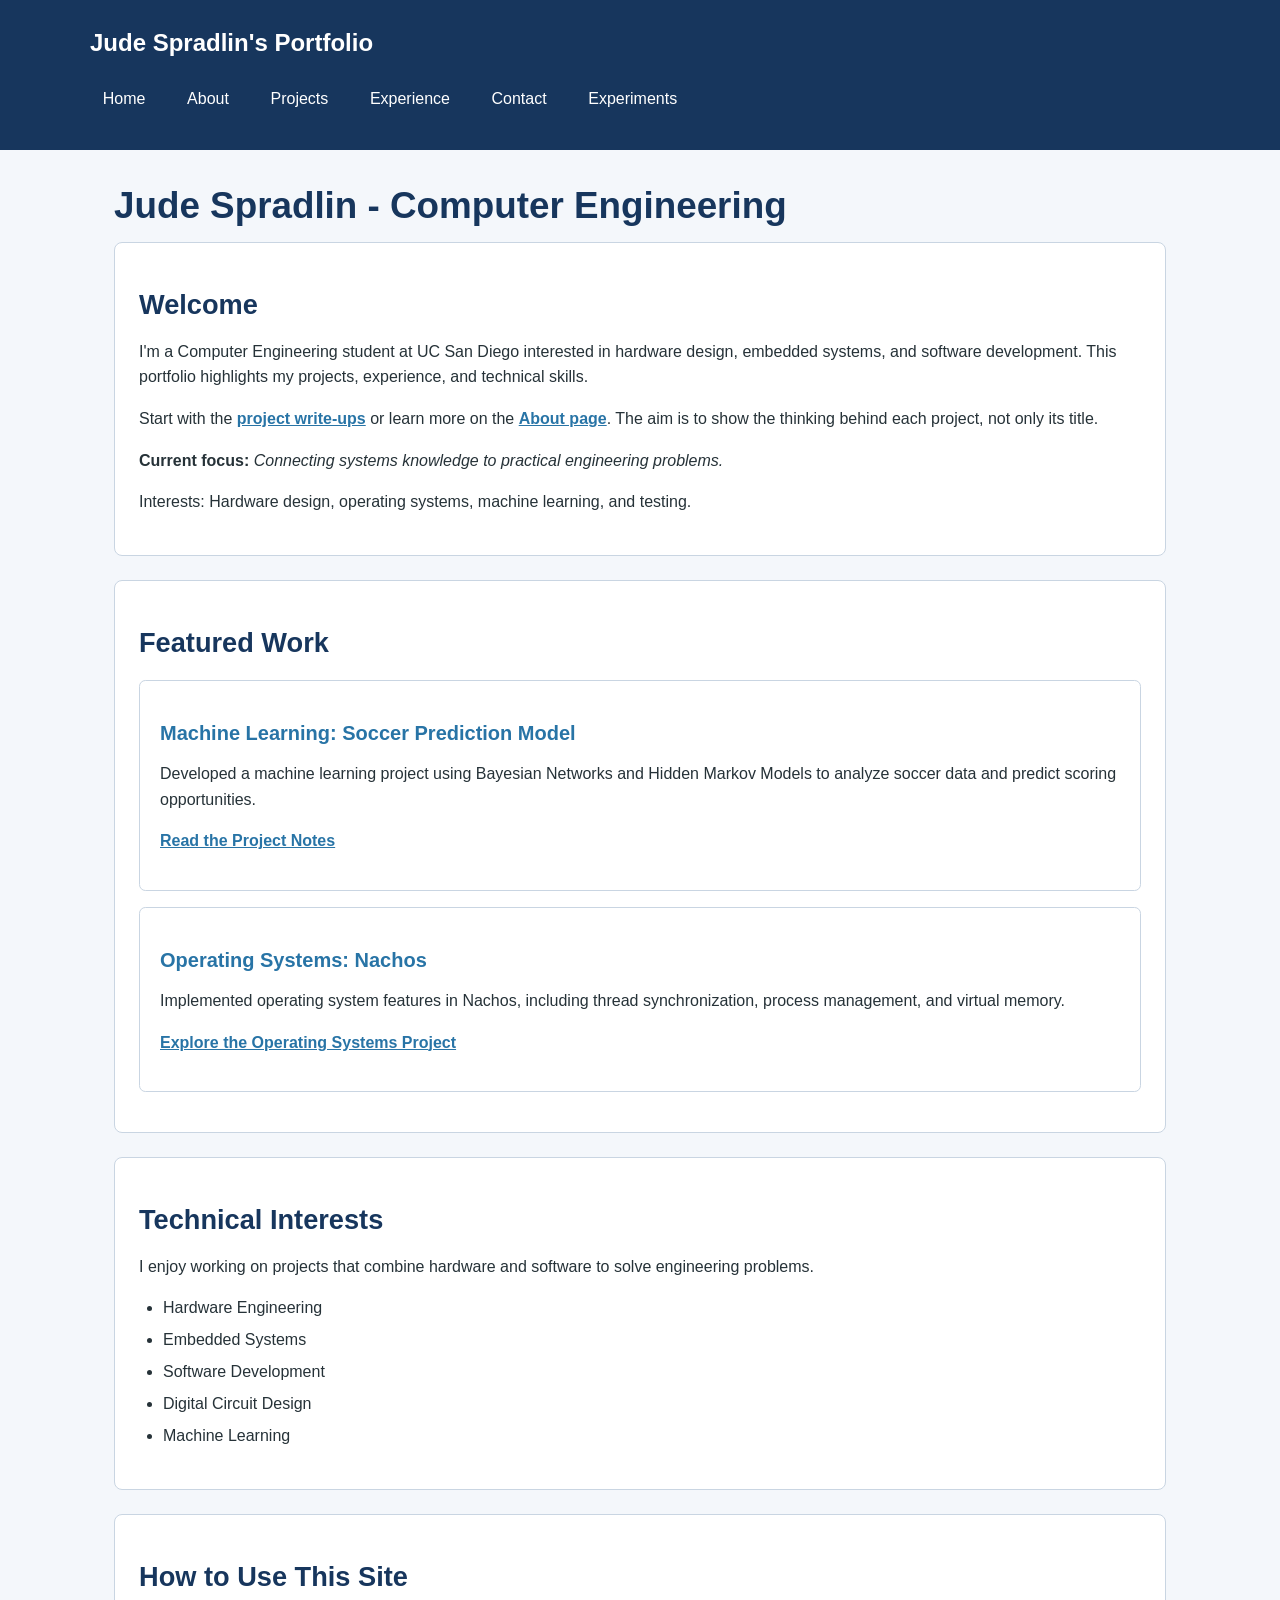
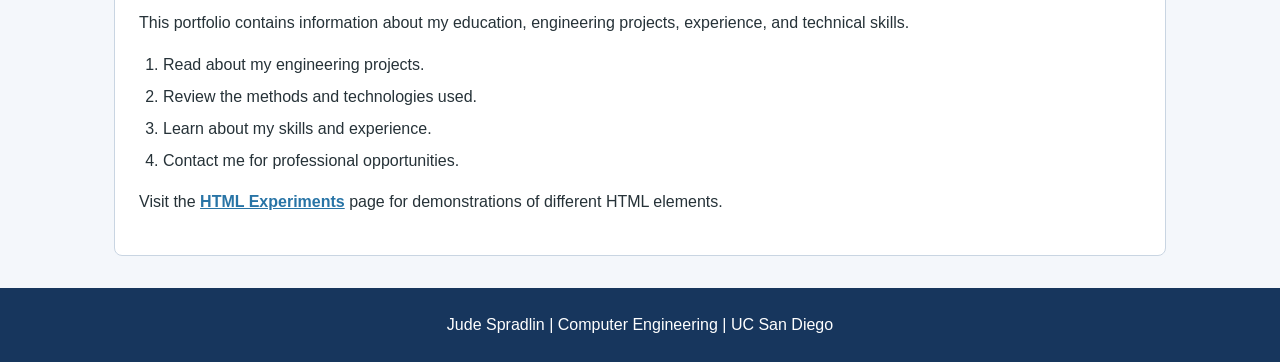
<file: index.html>
<!doctype html>
<html lang="en">

<head>
    <meta charset="utf-8">
    <meta name="viewport" content="width=device-width, initial-scale=1">

    <title>Home | Jude Spradlin</title>

    <meta name="description"
          content="Jude Spradlin's Computer Engineering portfolio featuring hardware, software, and engineering projects.">

    <link rel="icon" href="assets/favicon.svg" type="image/svg+xml">
    <link rel="stylesheet" href="style.css">
</head>

<body>

    <header>
        <p>Jude Spradlin's Portfolio</p>

        <nav aria-label="Primary navigation">
            <ul>
                <li><a href="index.html">Home</a></li>
                <li><a href="about.html">About</a></li>
                <li><a href="projects.html">Projects</a></li>
                <li><a href="experience.html">Experience</a></li>
                <li><a href="contact.html">Contact</a></li>
                <li><a href="experiments.html">Experiments</a></li>
            </ul>
        </nav>
    </header>

    <main id="content">

        <h1>Jude Spradlin - Computer Engineering</h1>

        <section aria-labelledby="intro">
            <h2 id="intro">Welcome</h2>

            <p>
                I'm a Computer Engineering student at UC San Diego
                interested in hardware design, embedded systems,
                and software development. This portfolio highlights
                my projects, experience, and technical skills.
            </p>

            <p>
                Start with the
                <a href="projects.html">project write-ups</a>
                or learn more on the
                <a href="about.html">About page</a>.
                The aim is to show the thinking behind each project,
                not only its title.
            </p>

            <p>
                <b>Current focus:</b>
                <em>
                    Connecting systems knowledge to practical
                    engineering problems.
                </em>
            </p>

            <p>
                <span>Interests:</span>
                Hardware design, operating systems,
                machine learning, and testing.
            </p>
        </section>

        <section>
            <h2>Featured Work</h2>

            <article>
                <h3>Machine Learning: Soccer Prediction Model</h3>

                <p>
                    Developed a machine learning project using
                    Bayesian Networks and Hidden Markov Models
                    to analyze soccer data and predict
                    scoring opportunities.
                </p>

                <p>
                    <a href="projects.html#sports-model">
                        Read the Project Notes
                    </a>
                </p>
            </article>

            <article>
                <h3>Operating Systems: Nachos</h3>

                <p>
                    Implemented operating system features in
                    Nachos, including thread synchronization,
                    process management, and virtual memory.
                </p>

                <p>
                    <a href="projects.html#nachos">
                        Explore the Operating Systems Project
                    </a>
                </p>
            </article>
        </section>

        <section>
            <h2>Technical Interests</h2>

            <p>
                I enjoy working on projects that combine
                hardware and software to solve engineering
                problems.
            </p>

            <ul>
                <li>Hardware Engineering</li>
                <li>Embedded Systems</li>
                <li>Software Development</li>
                <li>Digital Circuit Design</li>
                <li>Machine Learning</li>
            </ul>
        </section>

        <section>
            <h2>How to Use This Site</h2>

            <p>
                This portfolio contains information about
                my education, engineering projects,
                experience, and technical skills.
            </p>

            <ol>
                <li>Read about my engineering projects.</li>
                <li>Review the methods and technologies used.</li>
                <li>Learn about my skills and experience.</li>
                <li>Contact me for professional opportunities.</li>
            </ol>

            <p>
                Visit the
                <a href="experiments.html">HTML Experiments</a>
                page for demonstrations of different
                HTML elements.
            </p>
        </section>

        <console-greeting></console-greeting>

        <noscript>
            <p>
                This portfolio remains readable without JavaScript.
                The console greeting demonstration requires
                JavaScript to run.
            </p>
        </noscript>

    </main>

    <footer>
        <p>
            Jude Spradlin | Computer Engineering | UC San Diego
        </p>
    </footer>

    <script>
        class ConsoleGreeting extends HTMLElement {
            connectedCallback() {
                console.log('Hello World!');
            }
        }

        customElements.define('console-greeting', ConsoleGreeting);
    </script>

</body>
</html>
</file>
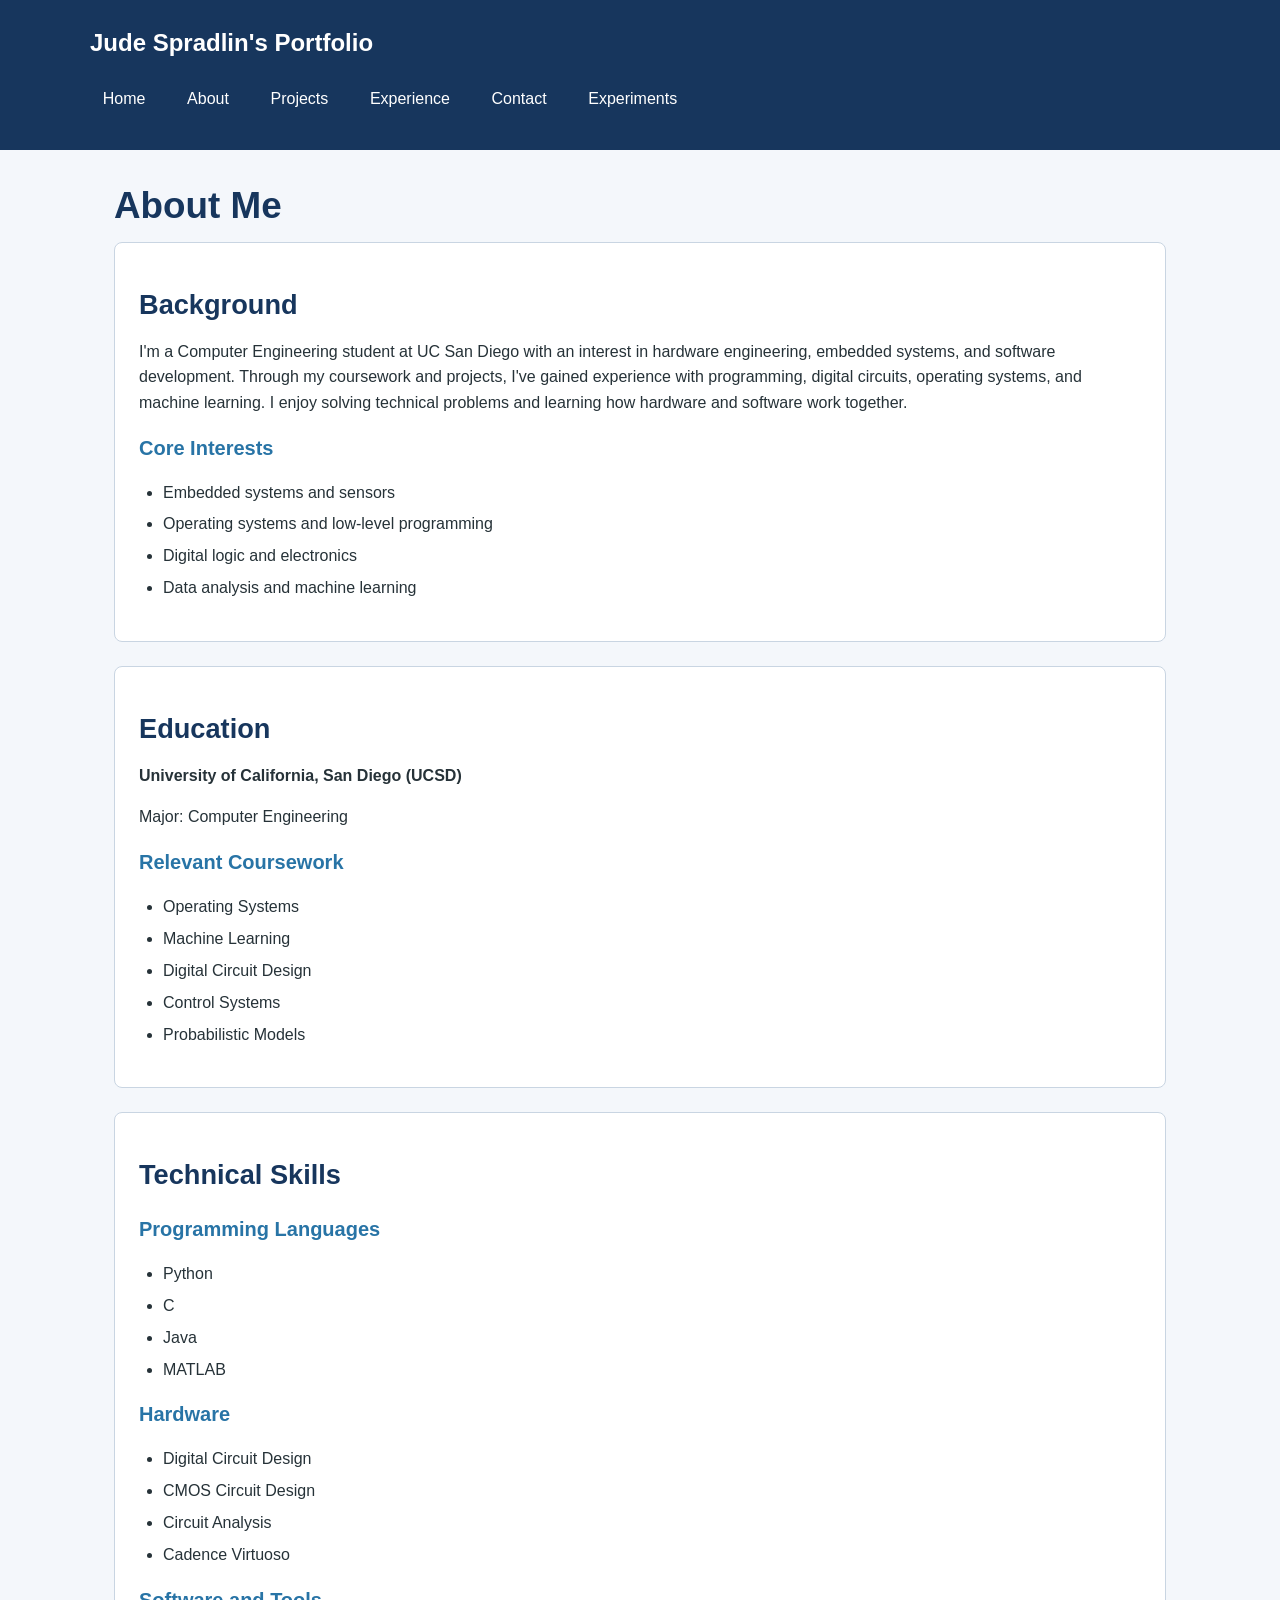
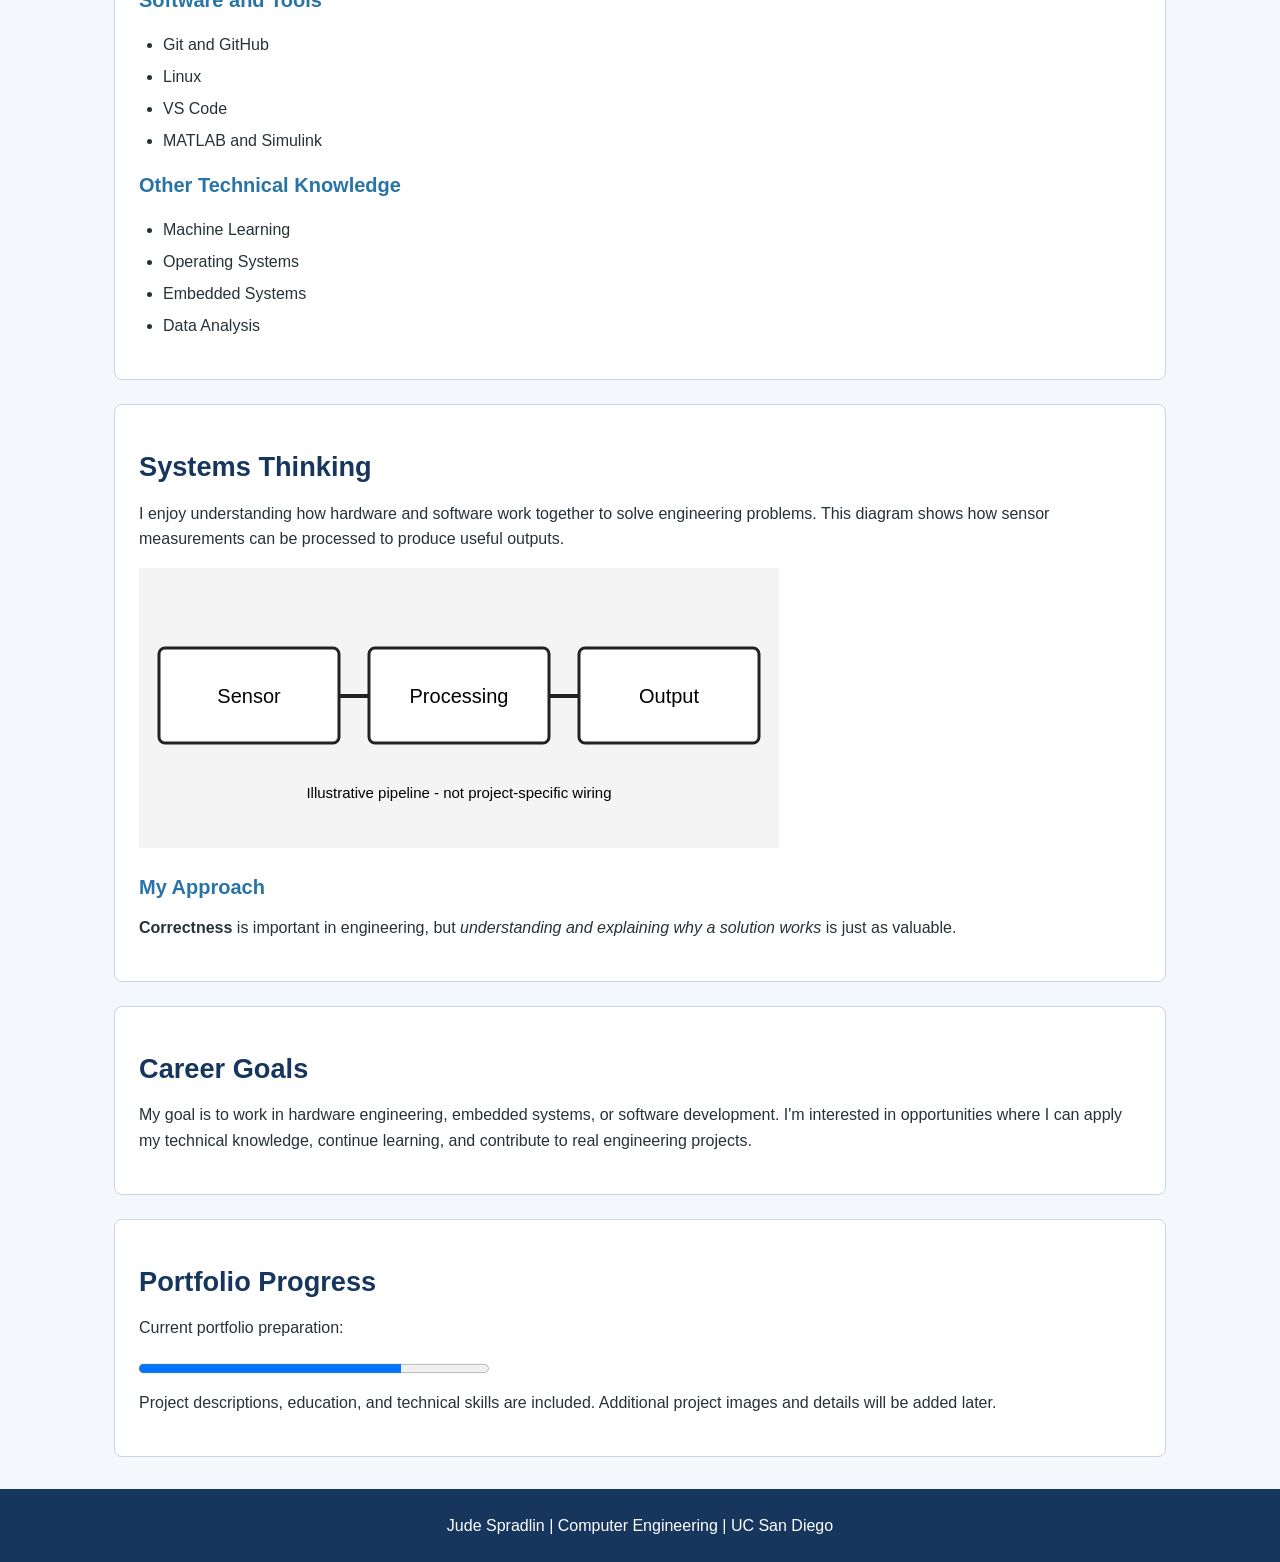
<file: about.html>
<!doctype html>
<html lang="en">
<head>
    <meta charset="utf-8">
    <meta name="viewport" content="width=device-width, initial-scale=1">
    <title>About | Jude Spradlin</title>
    <meta name="description" content="About Jude Spradlin, a Computer Engineering student at UC San Diego.">
    <link rel="icon" href="assets/favicon.svg" type="image/svg+xml">
    <link rel="stylesheet" href="style.css">
</head>

<body>
    <header>
        <p>Jude Spradlin's Portfolio</p>

        <nav aria-label="Primary navigation">
            <ul>
                <li><a href="index.html">Home</a></li>
                <li><a href="about.html">About</a></li>
                <li><a href="projects.html">Projects</a></li>
                <li><a href="experience.html">Experience</a></li>
                <li><a href="contact.html">Contact</a></li>
                <li><a href="experiments.html">Experiments</a></li>
            </ul>
        </nav>
    </header>

    <main id="content">

        <h1>About Me</h1>

        <section>
            <h2>Background</h2>

            <p>
                I'm a Computer Engineering student at UC San Diego
                with an interest in hardware engineering, embedded
                systems, and software development. Through my
                coursework and projects, I've gained experience
                with programming, digital circuits, operating
                systems, and machine learning. I enjoy solving
                technical problems and learning how hardware
                and software work together.
            </p>

            <h3>Core Interests</h3>
            <ul>
                <li>Embedded systems and sensors</li>
                <li>Operating systems and low-level programming</li>
                <li>Digital logic and electronics</li>
                <li>Data analysis and machine learning</li>
            </ul>
        </section>

        <section>
            <h2>Education</h2>

            <p>
                <strong>University of California, San Diego (UCSD)</strong>
            </p>

            <p>Major: Computer Engineering</p>

            <h3>Relevant Coursework</h3>
            <ul>
                <li>Operating Systems</li>
                <li>Machine Learning</li>
                <li>Digital Circuit Design</li>
                <li>Control Systems</li>
                <li>Probabilistic Models</li>
            </ul>
        </section>

        <section>
            <h2>Technical Skills</h2>

            <h3>Programming Languages</h3>
            <ul>
                <li>Python</li>
                <li>C</li>
                <li>Java</li>
                <li>MATLAB</li>
            </ul>

            <h3>Hardware</h3>
            <ul>
                <li>Digital Circuit Design</li>
                <li>CMOS Circuit Design</li>
                <li>Circuit Analysis</li>
                <li>Cadence Virtuoso</li>
            </ul>

            <h3>Software and Tools</h3>
            <ul>
                <li>Git and GitHub</li>
                <li>Linux</li>
                <li>VS Code</li>
                <li>MATLAB and Simulink</li>
            </ul>

            <h3>Other Technical Knowledge</h3>
            <ul>
                <li>Machine Learning</li>
                <li>Operating Systems</li>
                <li>Embedded Systems</li>
                <li>Data Analysis</li>
            </ul>
        </section>

        <section>
            <h2>Systems Thinking</h2>

            <p>
                I enjoy understanding how hardware and software
                work together to solve engineering problems.
                This diagram shows how sensor measurements
                can be processed to produce useful outputs.
            </p>

            <picture>
                <source
                    srcset="assets/project-diagram.svg"
                    type="image/svg+xml">

                <img
                    src="assets/project-diagram.svg"
                    alt="Sensor, Processing, and Output connected by arrows"
                    width="640"
                    height="280">
            </picture>

            <h3>My Approach</h3>

            <p>
                <strong>Correctness</strong> is important in engineering,
                but <em>understanding and explaining why a solution works</em>
                is just as valuable.
            </p>
        </section>

        <section>
            <h2>Career Goals</h2>

            <p>
                My goal is to work in hardware engineering,
                embedded systems, or software development.
                I'm interested in opportunities where I can
                apply my technical knowledge, continue learning,
                and contribute to real engineering projects.
            </p>
        </section>

        <section>
            <h2>Portfolio Progress</h2>

            <p>Current portfolio preparation:</p>

            <progress value="3" max="4">3 out of 4</progress>

            <p>
                Project descriptions, education, and technical
                skills are included. Additional project images
                and details will be added later.
            </p>
        </section>

    </main>

    <footer>
        <p>Jude Spradlin | Computer Engineering | UC San Diego</p>
    </footer>

</body>
</html>
</file>
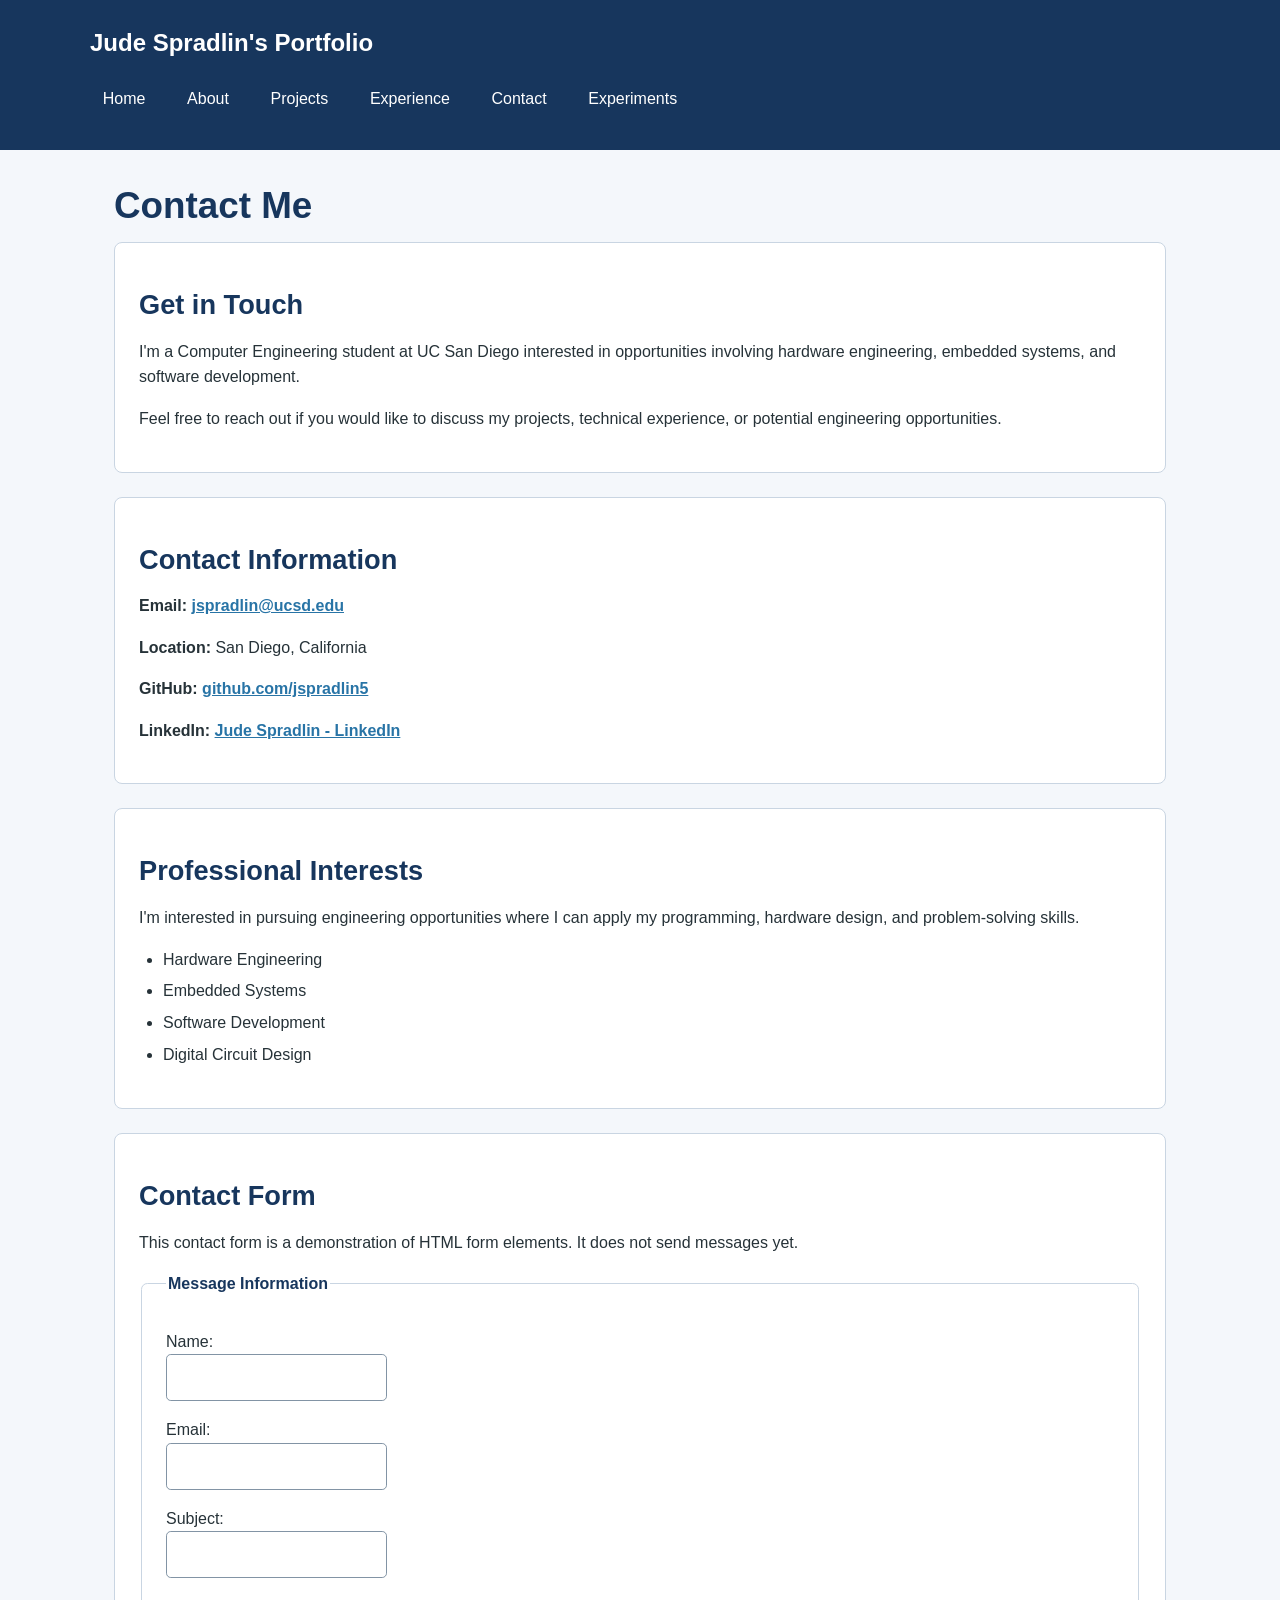
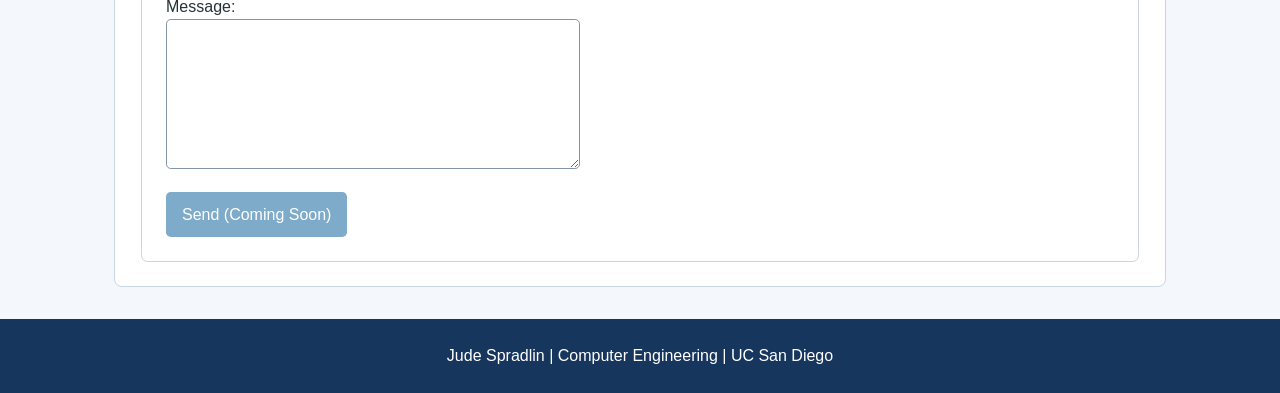
<file: contact.html>
<!doctype html>
<html lang="en">
<head>
    <meta charset="utf-8">
    <meta name="viewport" content="width=device-width, initial-scale=1.0">

    <title>Contact | Jude Spradlin</title>

    <meta name="description"
          content="Contact Jude Spradlin, Computer Engineering student at UC San Diego.">

    <link rel="icon" href="assets/favicon.svg" type="image/svg+xml">
    <link rel="stylesheet" href="style.css">
</head>

<body>

<header>
    <p>Jude Spradlin's Portfolio</p>

    <nav aria-label="Primary navigation">
        <ul>
            <li><a href="index.html">Home</a></li>
            <li><a href="about.html">About</a></li>
            <li><a href="projects.html">Projects</a></li>
            <li><a href="experience.html">Experience</a></li>
            <li><a href="contact.html">Contact</a></li>
            <li><a href="experiments.html">Experiments</a></li>
        </ul>
    </nav>
</header>

<main id="content">

    <h1>Contact Me</h1>

    <section>
        <h2>Get in Touch</h2>

        <p>
            I'm a Computer Engineering student at UC San Diego
            interested in opportunities involving hardware
            engineering, embedded systems, and software development.
        </p>

        <p>
            Feel free to reach out if you would like to discuss
            my projects, technical experience, or potential
            engineering opportunities.
        </p>
    </section>

    
<section>
    <h2>Contact Information</h2>

    <p>
        <strong>Email:</strong>
        <a href="mailto:jspradlin@ucsd.edu">
            jspradlin@ucsd.edu
        </a>
    </p>

    <p>
        <strong>Location:</strong>
        San Diego, California
    </p>

    <p>
        <strong>GitHub:</strong>
        <a href="https://github.com/jspradlin5"
           target="_blank" rel="noopener noreferrer">
            github.com/jspradlin5
        </a>
    </p>

    <p>
        <strong>LinkedIn:</strong>
        <a href="https://www.linkedin.com/in/jude-spradlin-bb3270402/"
           target="_blank" rel="noopener noreferrer">
            Jude Spradlin - LinkedIn
        </a>
    </p>
</section>


    <section>
        <h2>Professional Interests</h2>

        <p>
            I'm interested in pursuing engineering opportunities
            where I can apply my programming, hardware design,
            and problem-solving skills.
        </p>

        <ul>
            <li>Hardware Engineering</li>
            <li>Embedded Systems</li>
            <li>Software Development</li>
            <li>Digital Circuit Design</li>
        </ul>
    </section>

    <section>
        <h2>Contact Form</h2>

        <p>
            This contact form is a demonstration of HTML form
            elements. It does not send messages yet.
        </p>

        <form action="#" method="get">

            <fieldset>
                <legend>Message Information</legend>

                <p>
                    <label for="visitor-name">Name:</label>
                    <br>
                    <input
                        type="text"
                        id="visitor-name"
                        name="visitor-name"
                        autocomplete="name"
                        required>
                </p>

                <p>
                    <label for="visitor-email">Email:</label>
                    <br>
                    <input
                        type="email"
                        id="visitor-email"
                        name="visitor-email"
                        autocomplete="email"
                        required>
                </p>

                <p>
                    <label for="visitor-subject">Subject:</label>
                    <br>
                    <input
                        type="text"
                        id="visitor-subject"
                        name="visitor-subject">
                </p>

                <p>
                    <label for="visitor-message">Message:</label>
                    <br>
                    <textarea
                        id="visitor-message"
                        name="visitor-message"
                        rows="5"
                        cols="40"
                        required></textarea>
                </p>

                <button type="button" disabled>
                    Send (Coming Soon)
                </button>

            </fieldset>

        </form>
    </section>

</main>

<footer>
    <p>
        Jude Spradlin | Computer Engineering | UC San Diego
    </p>
</footer>

</body>
</html>
</file>
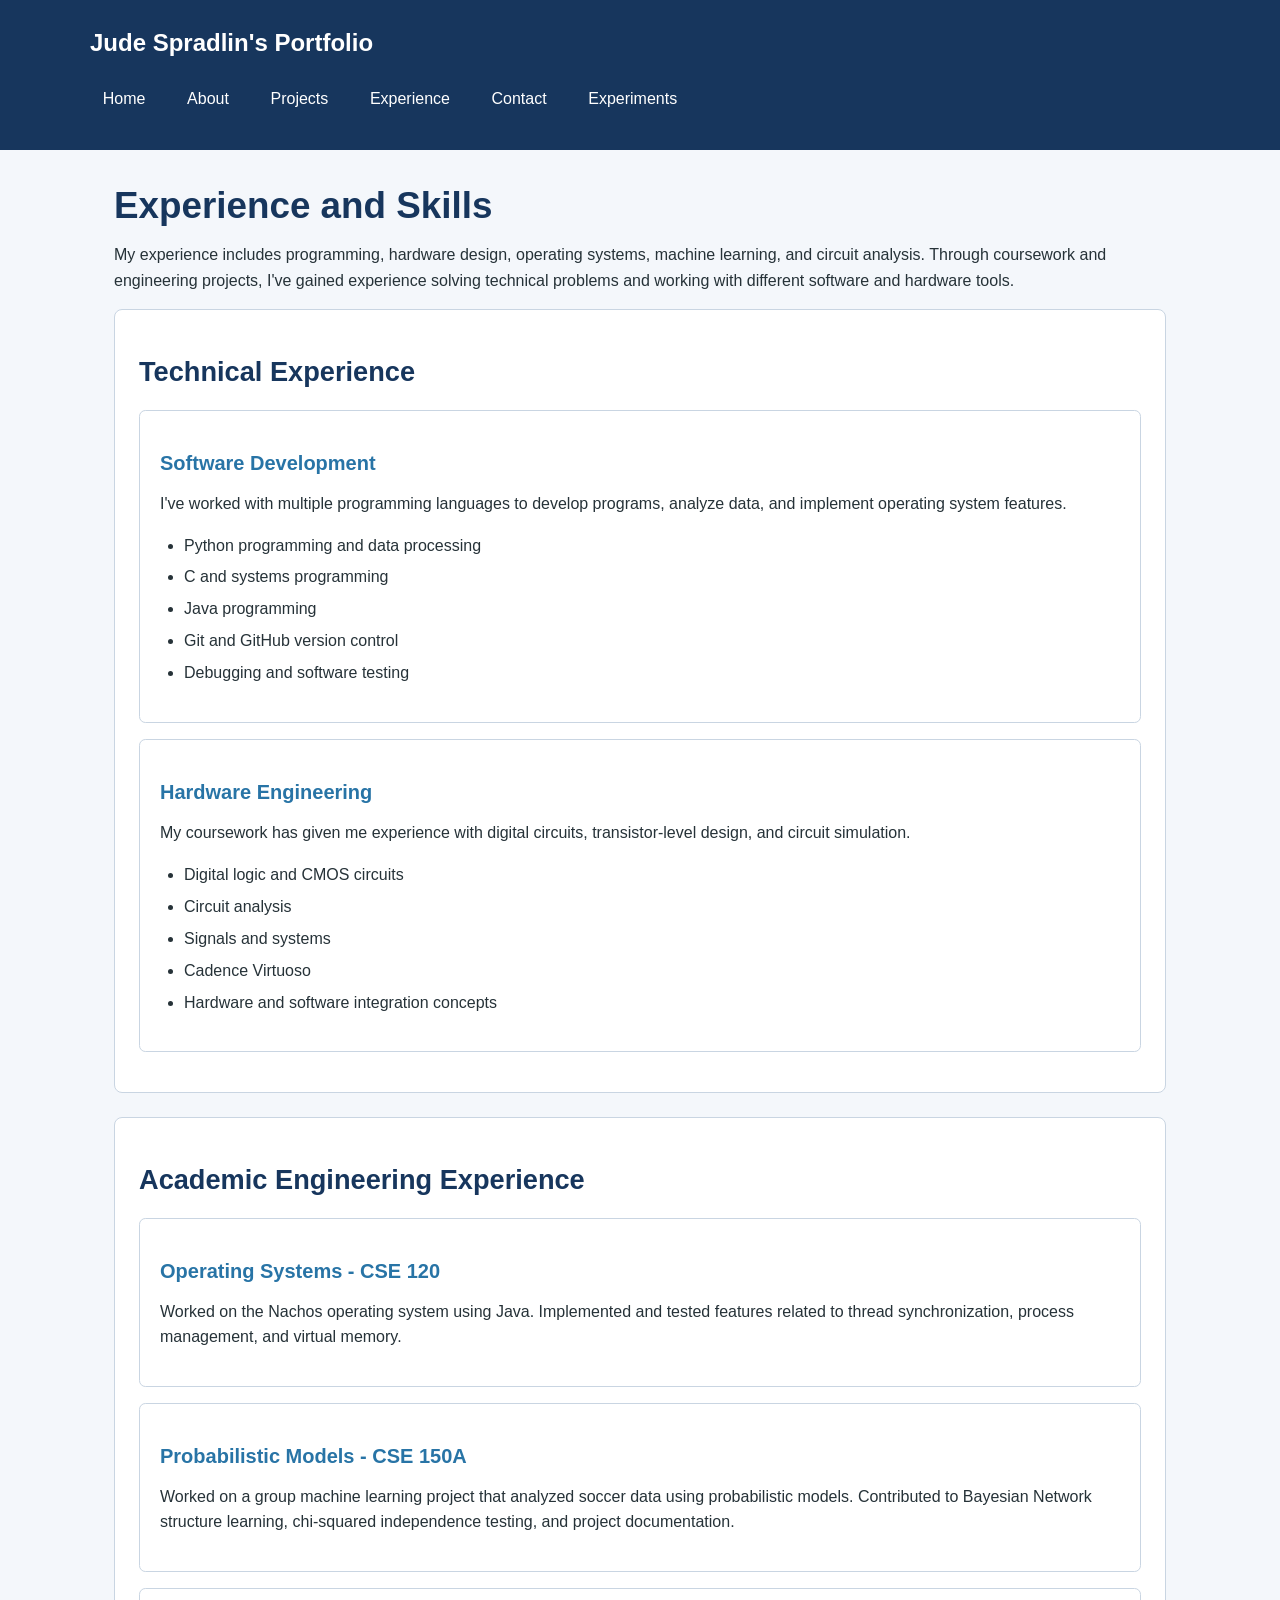
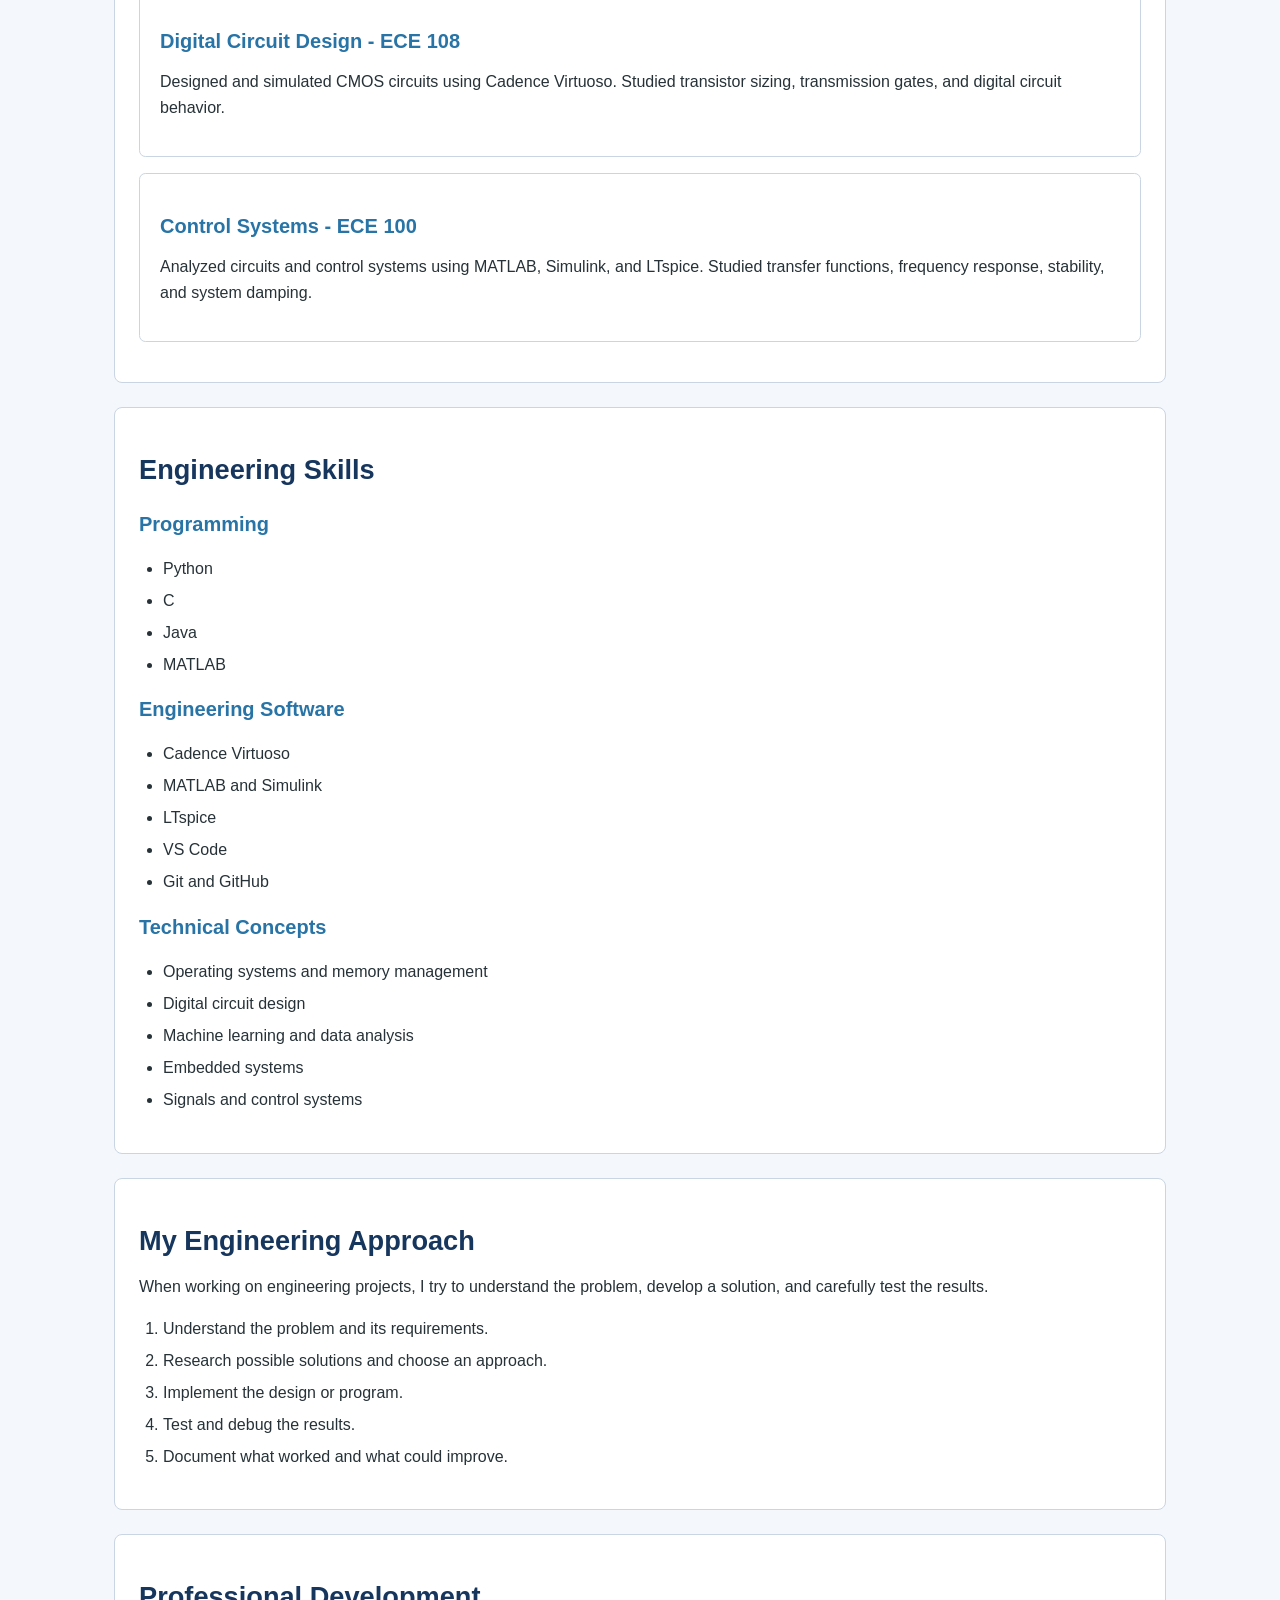
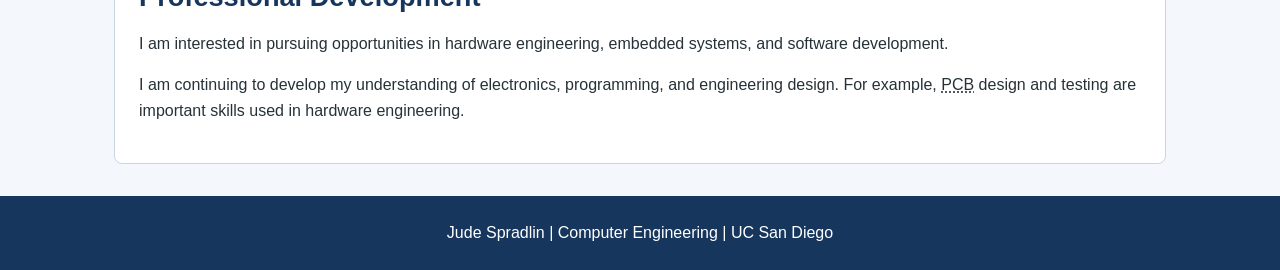
<file: experience.html>
<!doctype html>
<html lang="en">
<head>
    <meta charset="utf-8">
    <meta name="viewport" content="width=device-width, initial-scale=1">

    <title>Experience | Jude Spradlin</title>

    <meta name="description"
          content="Technical experience and engineering skills of Jude Spradlin.">

    <link rel="icon" href="assets/favicon.svg" type="image/svg+xml">
    <link rel="stylesheet" href="style.css">
</head>

<body>

<header>
    <p>Jude Spradlin's Portfolio</p>

    <nav aria-label="Primary navigation">
        <ul>
            <li><a href="index.html">Home</a></li>
            <li><a href="about.html">About</a></li>
            <li><a href="projects.html">Projects</a></li>
            <li><a href="experience.html">Experience</a></li>
            <li><a href="contact.html">Contact</a></li>
            <li><a href="experiments.html">Experiments</a></li>
        </ul>
    </nav>
</header>

<main id="content">

    <h1>Experience and Skills</h1>

    <p>
        My experience includes programming, hardware design,
        operating systems, machine learning, and circuit analysis.
        Through coursework and engineering projects, I've gained
        experience solving technical problems and working with
        different software and hardware tools.
    </p>

    <section>
        <h2>Technical Experience</h2>

        <div role="group" aria-label="Areas of technical experience">

            <article>
                <h3>Software Development</h3>

                <p>
                    I've worked with multiple programming languages
                    to develop programs, analyze data, and implement
                    operating system features.
                </p>

                <ul>
                    <li>Python programming and data processing</li>
                    <li>C and systems programming</li>
                    <li>Java programming</li>
                    <li>Git and GitHub version control</li>
                    <li>Debugging and software testing</li>
                </ul>
            </article>

            <article>
                <h3>Hardware Engineering</h3>

                <p>
                    My coursework has given me experience with
                    digital circuits, transistor-level design,
                    and circuit simulation.
                </p>

                <ul>
                    <li>Digital logic and CMOS circuits</li>
                    <li>Circuit analysis</li>
                    <li>Signals and systems</li>
                    <li>Cadence Virtuoso</li>
                    <li>Hardware and software integration concepts</li>
                </ul>
            </article>

        </div>
    </section>

    <section>
        <h2>Academic Engineering Experience</h2>

        <article>
            <h3>Operating Systems - CSE 120</h3>

            <p>
                Worked on the Nachos operating system using Java.
                Implemented and tested features related to
                thread synchronization, process management,
                and virtual memory.
            </p>
        </article>

        <article>
            <h3>Probabilistic Models - CSE 150A</h3>

            <p>
                Worked on a group machine learning project
                that analyzed soccer data using probabilistic
                models. Contributed to Bayesian Network
                structure learning, chi-squared independence
                testing, and project documentation.
            </p>
        </article>

        <article>
            <h3>Digital Circuit Design - ECE 108</h3>

            <p>
                Designed and simulated CMOS circuits using
                Cadence Virtuoso. Studied transistor sizing,
                transmission gates, and digital circuit
                behavior.
            </p>
        </article>

        <article>
            <h3>Control Systems - ECE 100</h3>

            <p>
                Analyzed circuits and control systems using
                MATLAB, Simulink, and LTspice. Studied
                transfer functions, frequency response,
                stability, and system damping.
            </p>
        </article>
    </section>

    <section>
        <h2>Engineering Skills</h2>

        <h3>Programming</h3>
        <ul>
            <li>Python</li>
            <li>C</li>
            <li>Java</li>
            <li>MATLAB</li>
        </ul>

        <h3>Engineering Software</h3>
        <ul>
            <li>Cadence Virtuoso</li>
            <li>MATLAB and Simulink</li>
            <li>LTspice</li>
            <li>VS Code</li>
            <li>Git and GitHub</li>
        </ul>

        <h3>Technical Concepts</h3>
        <ul>
            <li>Operating systems and memory management</li>
            <li>Digital circuit design</li>
            <li>Machine learning and data analysis</li>
            <li>Embedded systems</li>
            <li>Signals and control systems</li>
        </ul>
    </section>

    <section>
        <h2>My Engineering Approach</h2>

        <p>
            When working on engineering projects, I try to
            understand the problem, develop a solution,
            and carefully test the results.
        </p>

        <ol>
            <li>Understand the problem and its requirements.</li>
            <li>Research possible solutions and choose an approach.</li>
            <li>Implement the design or program.</li>
            <li>Test and debug the results.</li>
            <li>Document what worked and what could improve.</li>
        </ol>
    </section>

    <section>
        <h2>Professional Development</h2>

        <p>
            I am interested in pursuing opportunities in
            hardware engineering, embedded systems,
            and software development.
        </p>

        <p>
            I am continuing to develop my understanding of
            electronics, programming, and engineering design.
            For example, <abbr title="printed circuit board">PCB</abbr>
            design and testing are important skills used in
            hardware engineering.
        </p>
    </section>

</main>

<footer>
    <p>
        Jude Spradlin | Computer Engineering | UC San Diego
    </p>
</footer>

</body>
</html>
</file>
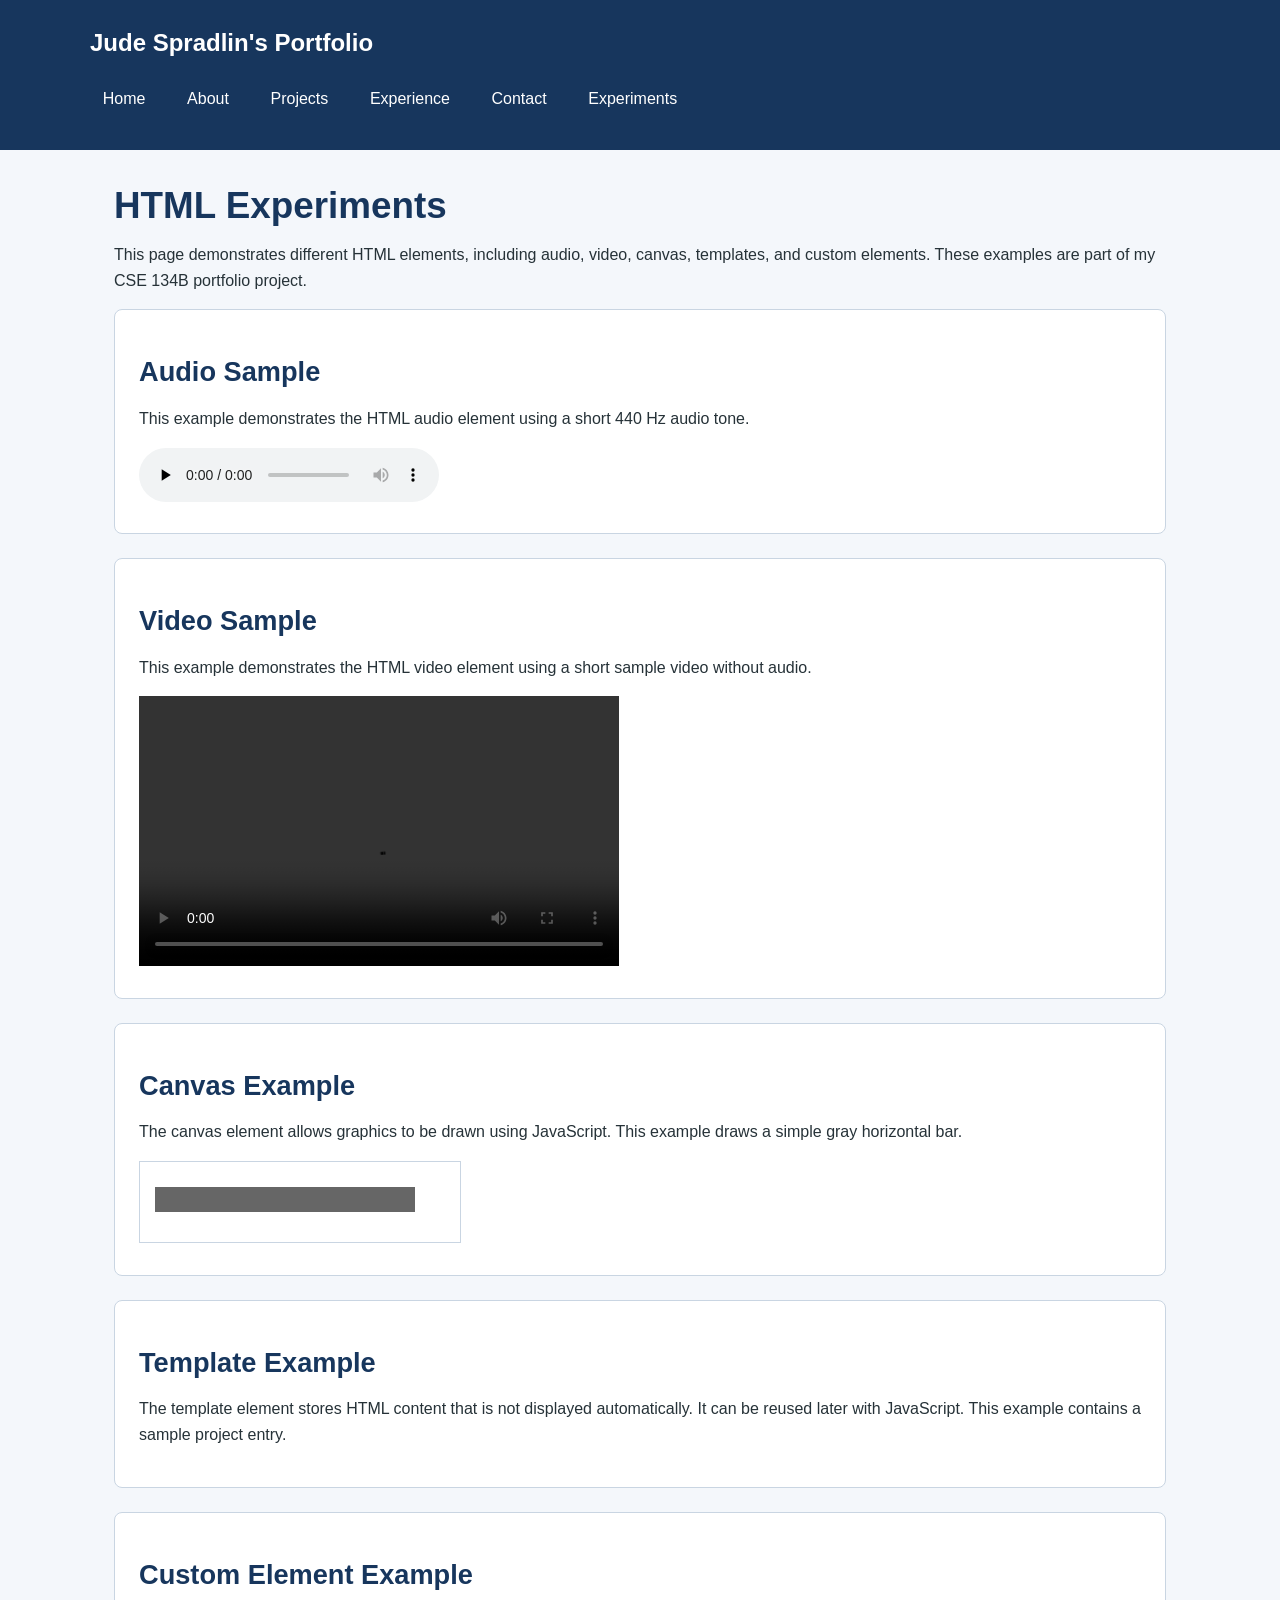
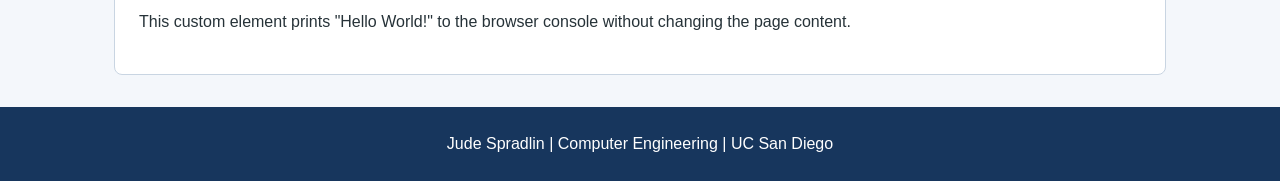
<file: experiments.html>
<!doctype html>
<html lang="en">

<head>
    <meta charset="utf-8">
    <meta name="viewport" content="width=device-width, initial-scale=1">

    <title>Experiments | Jude Spradlin</title>

    <meta name="description"
          content="HTML experiments for Jude Spradlin's CSE 134B portfolio.">

    <link rel="icon" href="assets/favicon.svg" type="image/svg+xml">
    <link rel="stylesheet" href="style.css">
</head>

<body>

    <header>
        <p>Jude Spradlin's Portfolio</p>

        <nav aria-label="Primary navigation">
            <ul>
                <li><a href="index.html">Home</a></li>
                <li><a href="about.html">About</a></li>
                <li><a href="projects.html">Projects</a></li>
                <li><a href="experience.html">Experience</a></li>
                <li><a href="contact.html">Contact</a></li>
                <li><a href="experiments.html">Experiments</a></li>
            </ul>
        </nav>
    </header>

    <main id="content">

        <h1>HTML Experiments</h1>

        <p>
            This page demonstrates different HTML elements,
            including audio, video, canvas, templates, and
            custom elements. These examples are part of my
            CSE 134B portfolio project.
        </p>

        <section>
            <h2>Audio Sample</h2>

            <p>
                This example demonstrates the HTML audio element
                using a short 440 Hz audio tone.
            </p>

            <audio controls preload="none">
                <source src="assets/demo-tone.wav" type="audio/wav">
                Your browser does not support the audio element.
            </audio>
        </section>

        <section>
            <h2>Video Sample</h2>

            <p>
                This example demonstrates the HTML video element
                using a short sample video without audio.
            </p>

            <video controls preload="metadata"
                   width="480" height="270">

                <source src="assets/demo-video.mp4" type="video/mp4">

                Your browser does not support the video element.
            </video>
        </section>

        <section>
            <h2>Canvas Example</h2>

            <p>
                The canvas element allows graphics to be drawn
                using JavaScript. This example draws a simple
                gray horizontal bar.
            </p>

            <canvas id="sample-canvas" width="320" height="80">
                A horizontal bar drawn in a canvas.
            </canvas>

            <script>
                const canvas = document.getElementById('sample-canvas');
                const ctx = canvas.getContext('2d');
                ctx.fillStyle = '#666';
                ctx.fillRect(15, 25, 260, 25);
            </script>
        </section>

        <section>
            <h2>Template Example</h2>

            <p>
                The template element stores HTML content
                that is not displayed automatically.
                It can be reused later with JavaScript.
                This example contains a sample project entry.
            </p>

            <template id="project-template">
                <article>
                    <h3>Future Project</h3>

                    <p>
                        This is an example of a reusable
                        project summary stored inside
                        an HTML template.
                    </p>
                </article>
            </template>
        </section>

        <section>
            <h2>Custom Element Example</h2>

            <p>
                This custom element prints "Hello World!"
                to the browser console without changing
                the page content.
            </p>

            <hello-world></hello-world>

            <script>
                class HelloWorld extends HTMLElement {
                    connectedCallback() {
                        console.log("Hello World!");
                    }
                }

                customElements.define("hello-world", HelloWorld);
            </script>
        </section>

        <noscript>
            <p>
                JavaScript is disabled. Audio and video controls
                can still work, but the canvas drawing
                and custom element script will not run.
            </p>
        </noscript>

    </main>

    <footer>
        <p>
            Jude Spradlin | Computer Engineering | UC San Diego
        </p>
    </footer>

</body>
</html>
</file>
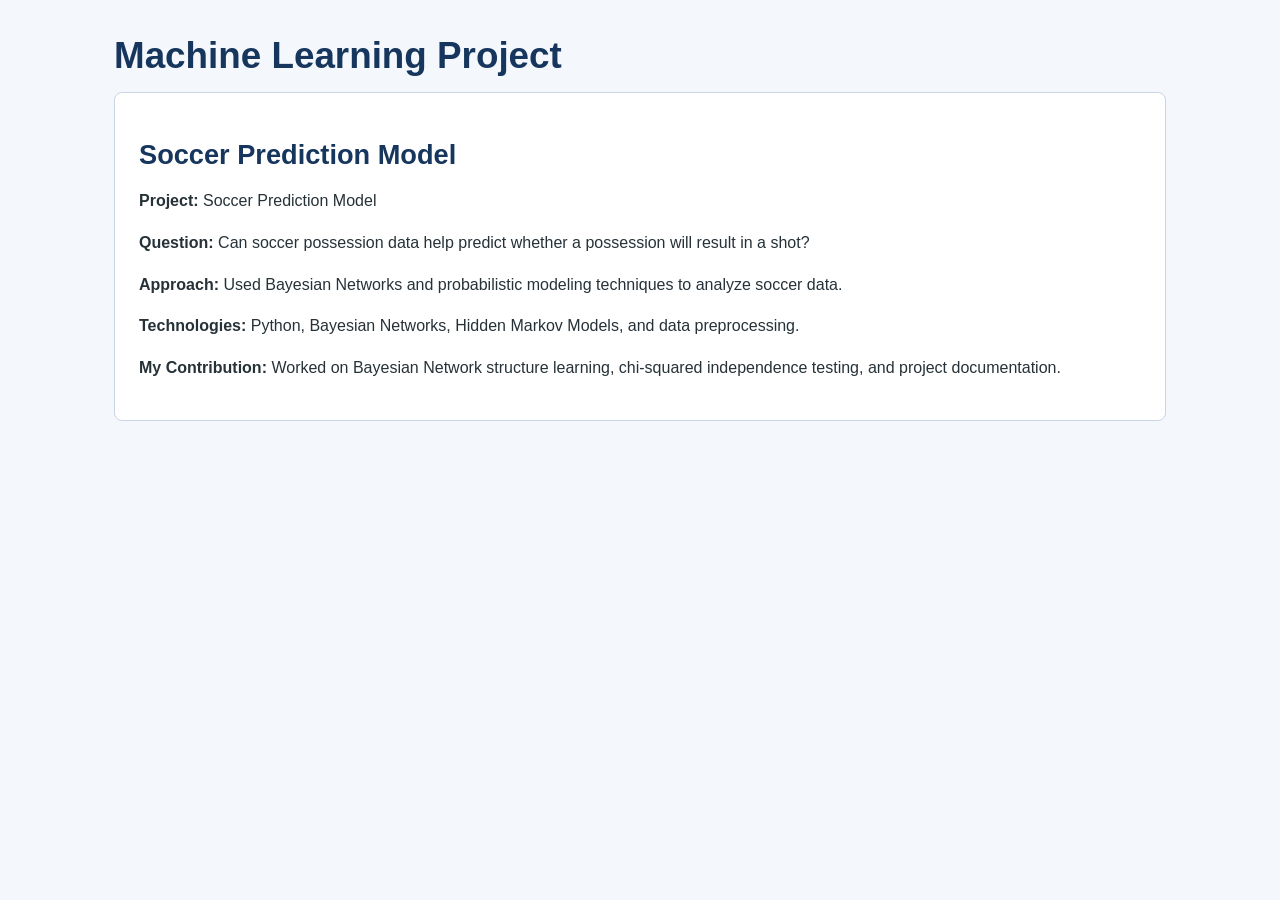
<file: project-preview.html>
<!doctype html>
<html lang="en">

<head>
    <meta charset="utf-8">
    <meta name="viewport" content="width=device-width, initial-scale=1">

    <title>Project Preview | Jude Spradlin</title>

    <meta name="description"
          content="Preview of Jude Spradlin's machine learning soccer prediction project.">
    
    <link rel="stylesheet" href="style.css">
</head>

<body>

    <main>

        <h1>Machine Learning Project</h1>

        <section>
            <h2>Soccer Prediction Model</h2>

            <p>
                <strong>Project:</strong>
                Soccer Prediction Model
            </p>

            <p>
                <strong>Question:</strong>
                Can soccer possession data help predict
                whether a possession will result in a shot?
            </p>

            <p>
                <strong>Approach:</strong>
                Used Bayesian Networks and probabilistic
                modeling techniques to analyze soccer data.
            </p>

            <p>
                <strong>Technologies:</strong>
                Python, Bayesian Networks,
                Hidden Markov Models, and data preprocessing.
            </p>

            <p>
                <strong>My Contribution:</strong>
                Worked on Bayesian Network structure learning,
                chi-squared independence testing, and
                project documentation.
            </p>
        </section>

    </main>

</body>
</html>
</file>
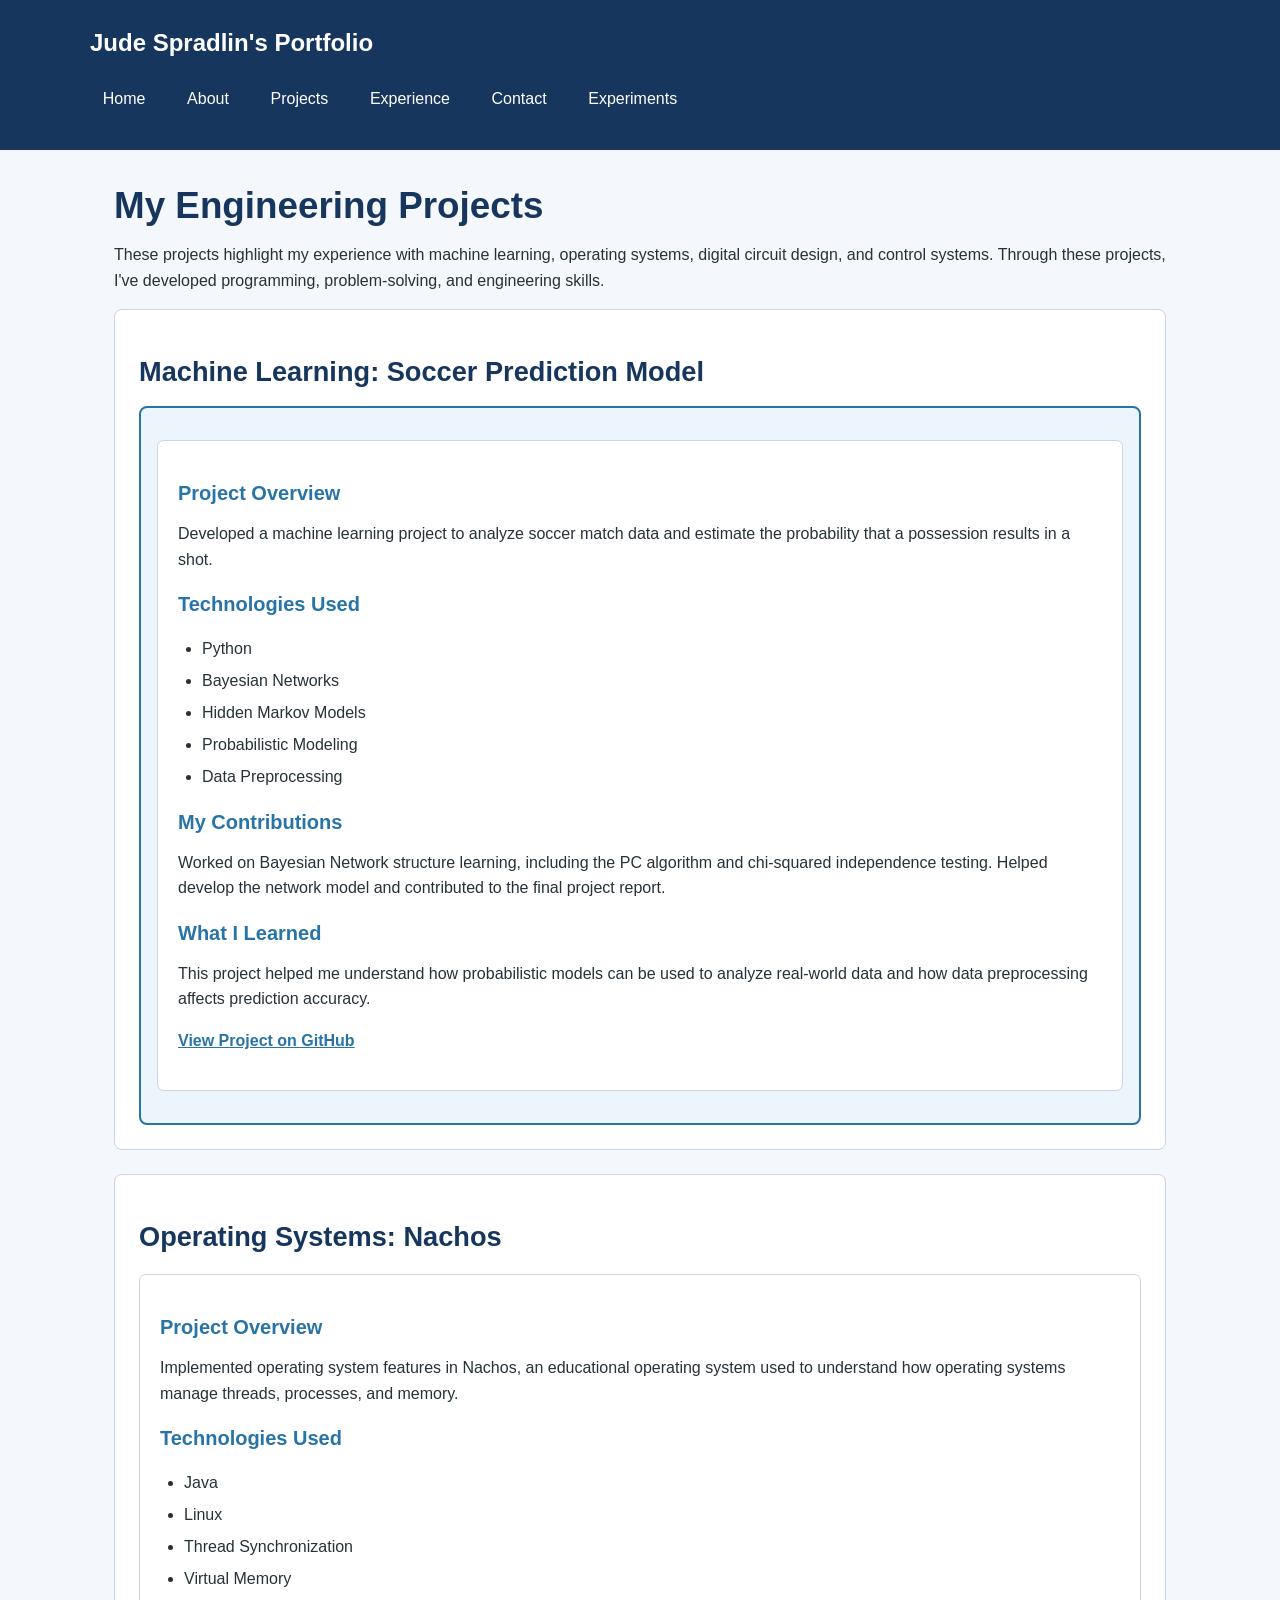
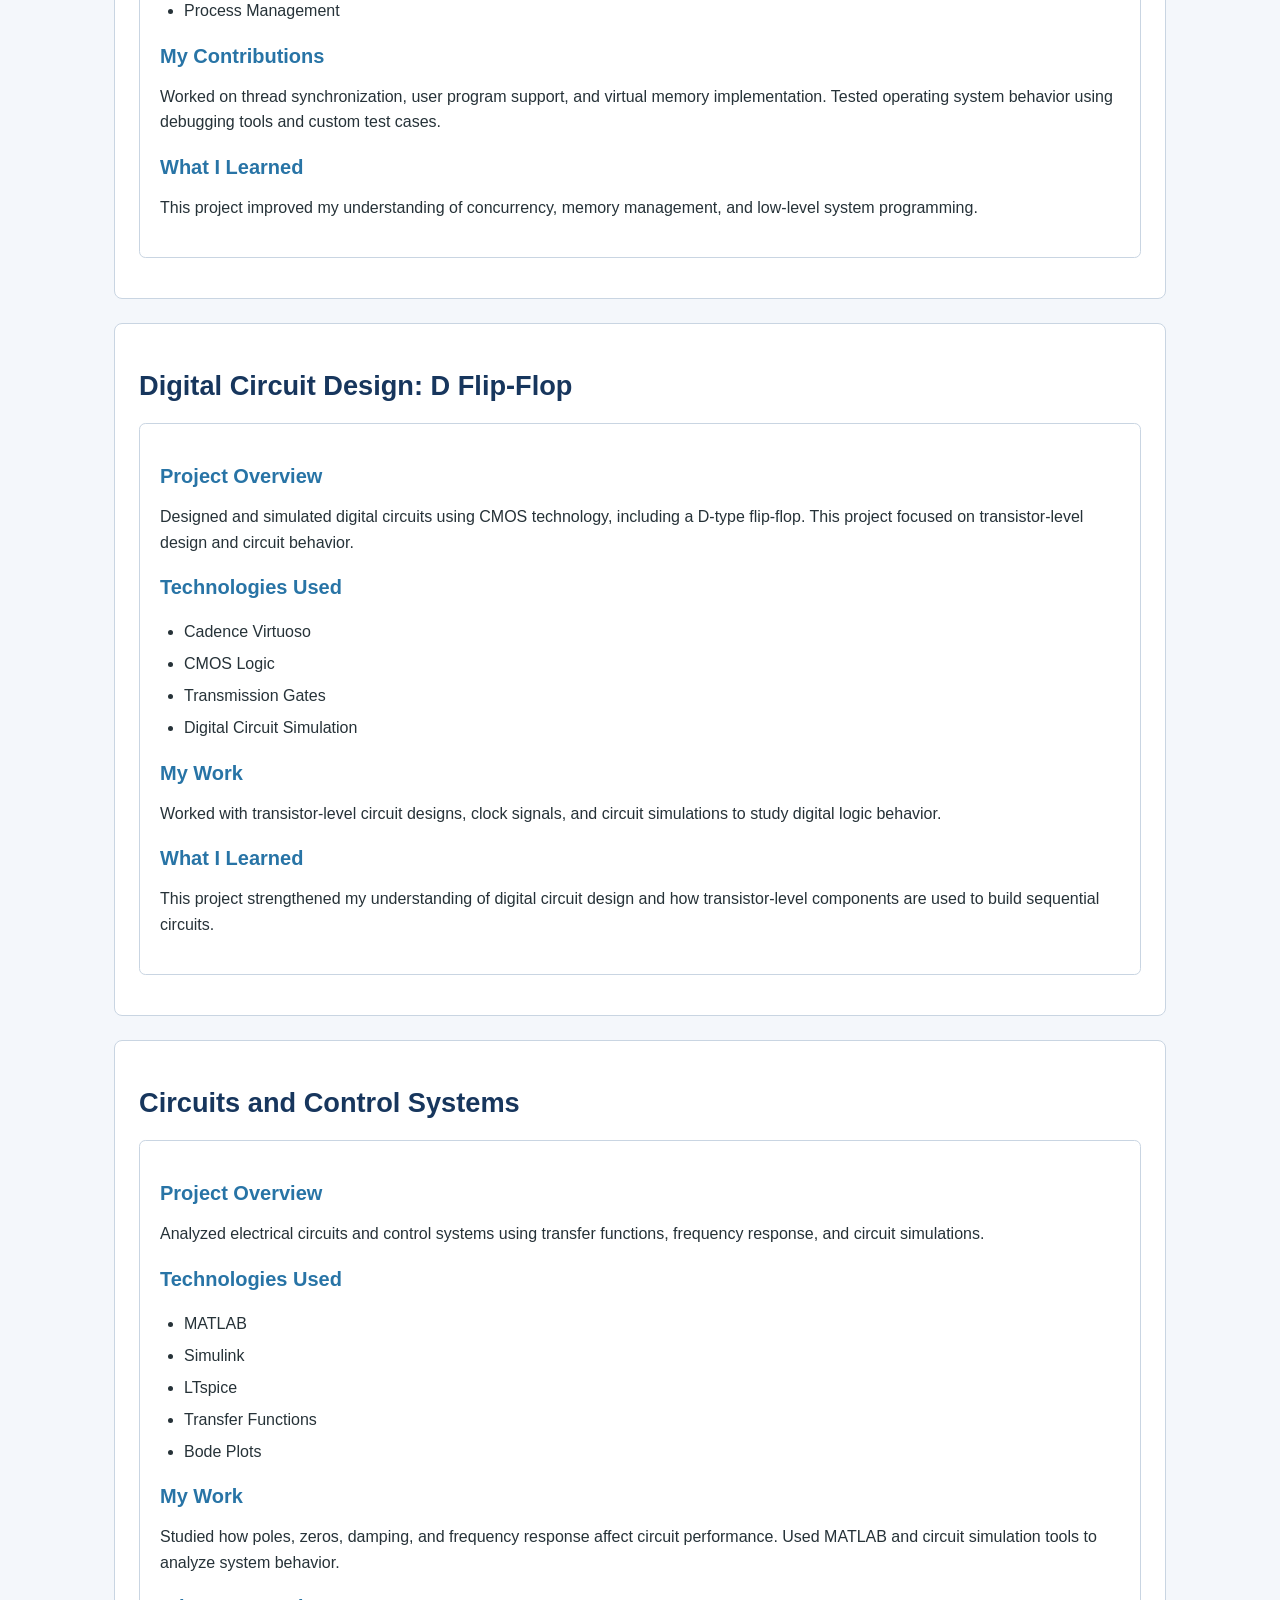
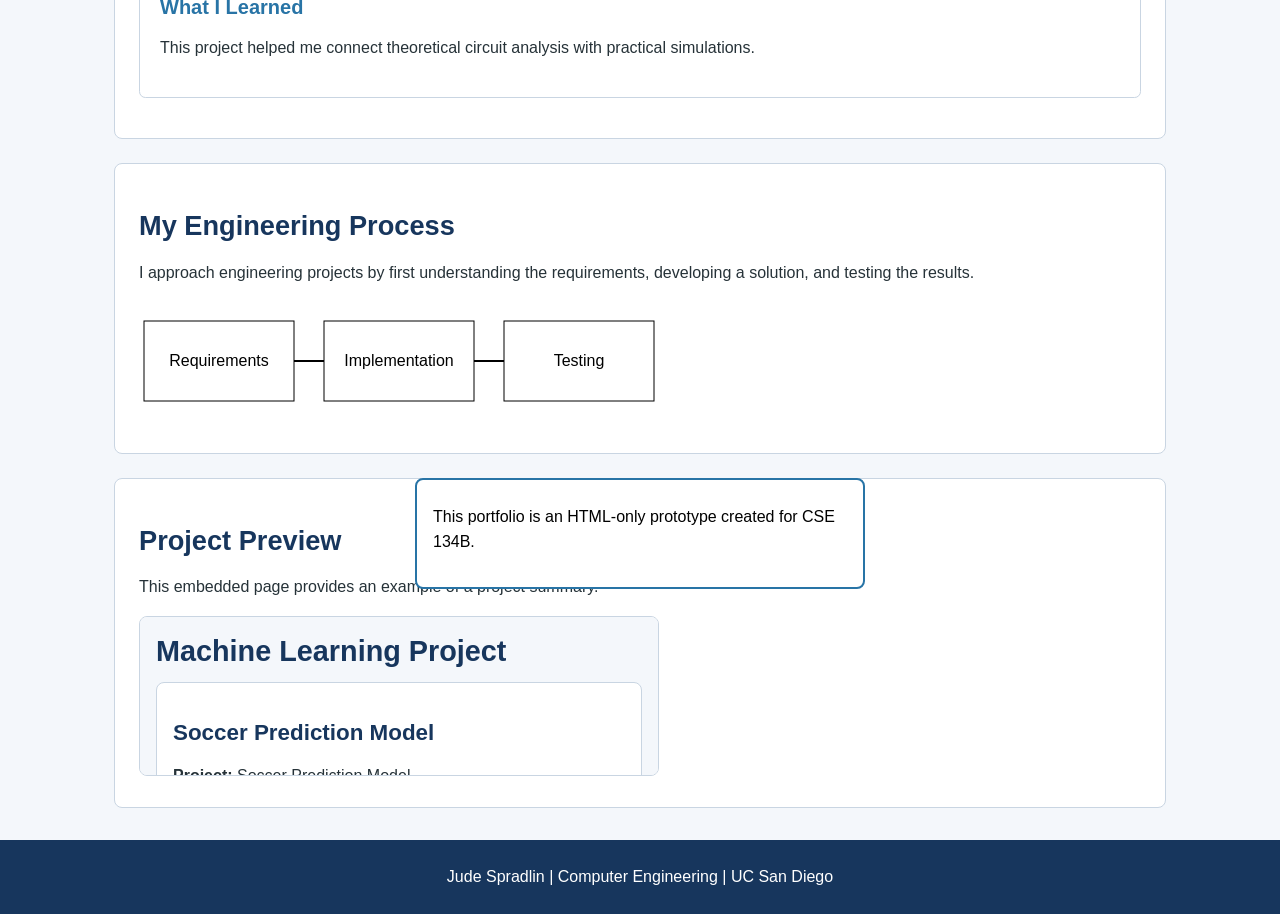
<file: projects.html>
<!doctype html>
<html lang="en">
<head>
    <meta charset="utf-8">
    <meta name="viewport" content="width=device-width, initial-scale=1">

    <title>Projects | Jude Spradlin</title>

    <meta name="description"
          content="Engineering projects by Jude Spradlin, a Computer Engineering student at UC San Diego.">

    <link rel="icon" href="assets/favicon.svg" type="image/svg+xml">
    <link rel="stylesheet" href="style.css">
</head>

<body>

<header>
    <p>Jude Spradlin's Portfolio</p>

    <nav aria-label="Primary navigation">
        <ul>
            <li><a href="index.html">Home</a></li>
            <li><a href="about.html">About</a></li>
            <li><a href="projects.html">Projects</a></li>
            <li><a href="experience.html">Experience</a></li>
            <li><a href="contact.html">Contact</a></li>
            <li><a href="experiments.html">Experiments</a></li>
        </ul>
    </nav>
</header>

<main id="content">

    <h1>My Engineering Projects</h1>

    <p>
        These projects highlight my experience with machine learning,
        operating systems, digital circuit design, and control systems.
        Through these projects, I've developed programming, problem-solving,
        and engineering skills.
    </p>

    <section id="sports-model">
        <h2>Machine Learning: Soccer Prediction Model</h2>

        <project-highlight role="group"
                           aria-label="Featured machine learning project">

            <article>
                <h3>Project Overview</h3>

                <p>
                    Developed a machine learning project to analyze soccer
                    match data and estimate the probability that a
                    possession results in a shot.
                </p>

                <h3>Technologies Used</h3>

                <ul>
                    <li>Python</li>
                    <li>Bayesian Networks</li>
                    <li>Hidden Markov Models</li>
                    <li>Probabilistic Modeling</li>
                    <li>Data Preprocessing</li>
                </ul>

                <h3>My Contributions</h3>

                <p>
                    Worked on Bayesian Network structure learning,
                    including the PC algorithm and chi-squared
                    independence testing. Helped develop the network
                    model and contributed to the final project report.
                </p>

                <h3>What I Learned</h3>

                <p>
                    This project helped me understand how probabilistic
                    models can be used to analyze real-world data
                    and how data preprocessing affects prediction accuracy.
                </p>

                <p>
                    <a href="https://github.com/reedusfeleedus/CSE150A_Project">
                        View Project on GitHub
                    </a>
                </p>
            </article>

        </project-highlight>
    </section>

    <section id="nachos">
        <h2>Operating Systems: Nachos</h2>

        <article>
            <h3>Project Overview</h3>

            <p>
                Implemented operating system features in Nachos,
                an educational operating system used to understand
                how operating systems manage threads, processes,
                and memory.
            </p>

            <h3>Technologies Used</h3>

            <ul>
                <li>Java</li>
                <li>Linux</li>
                <li>Thread Synchronization</li>
                <li>Virtual Memory</li>
                <li>Process Management</li>
            </ul>

            <h3>My Contributions</h3>

            <p>
                Worked on thread synchronization, user program
                support, and virtual memory implementation.
                Tested operating system behavior using debugging
                tools and custom test cases.
            </p>

            <h3>What I Learned</h3>

            <p>
                This project improved my understanding of
                concurrency, memory management, and low-level
                system programming.
            </p>
        </article>
    </section>

    <section id="digital-logic">
        <h2>Digital Circuit Design: D Flip-Flop</h2>

        <article>
            <h3>Project Overview</h3>

            <p>
                Designed and simulated digital circuits using
                CMOS technology, including a D-type flip-flop.
                This project focused on transistor-level design
                and circuit behavior.
            </p>

            <h3>Technologies Used</h3>

            <ul>
                <li>Cadence Virtuoso</li>
                <li>CMOS Logic</li>
                <li>Transmission Gates</li>
                <li>Digital Circuit Simulation</li>
            </ul>

            <h3>My Work</h3>

            <p>
                Worked with transistor-level circuit designs,
                clock signals, and circuit simulations to
                study digital logic behavior.
            </p>

            <h3>What I Learned</h3>

            <p>
                This project strengthened my understanding of
                digital circuit design and how transistor-level
                components are used to build sequential circuits.
            </p>
        </article>
    </section>

    <section id="controls">
        <h2>Circuits and Control Systems</h2>

        <article>
            <h3>Project Overview</h3>

            <p>
                Analyzed electrical circuits and control systems
                using transfer functions, frequency response,
                and circuit simulations.
            </p>

            <h3>Technologies Used</h3>

            <ul>
                <li>MATLAB</li>
                <li>Simulink</li>
                <li>LTspice</li>
                <li>Transfer Functions</li>
                <li>Bode Plots</li>
            </ul>

            <h3>My Work</h3>

            <p>
                Studied how poles, zeros, damping, and frequency
                response affect circuit performance.
                Used MATLAB and circuit simulation tools
                to analyze system behavior.
            </p>

            <h3>What I Learned</h3>

            <p>
                This project helped me connect theoretical
                circuit analysis with practical simulations.
            </p>
        </article>
    </section>

    <section>
        <h2>My Engineering Process</h2>

        <p>
            I approach engineering projects by first understanding
            the requirements, developing a solution, and testing
            the results.
        </p>

        <svg width="520" height="120"
             viewBox="0 0 520 120"
             role="img"
             aria-labelledby="svgt svgdesc">

            <title id="svgt">Engineering Workflow</title>

            <desc id="svgdesc">
                Requirements lead to implementation and then testing.
            </desc>

            <rect x="5" y="20" width="150" height="80"
                  fill="none" stroke="black"/>

            <rect x="185" y="20" width="150" height="80"
                  fill="none" stroke="black"/>

            <rect x="365" y="20" width="150" height="80"
                  fill="none" stroke="black"/>

            <path d="M155 60h30m150 0h30"
                  stroke="black" stroke-width="2"/>

            <text x="80" y="65" text-anchor="middle">
                Requirements
            </text>

            <text x="260" y="65" text-anchor="middle">
                Implementation
            </text>

            <text x="440" y="65" text-anchor="middle">
                Testing
            </text>
        </svg>
    </section>

    <dialog open aria-label="Portfolio note">
        <p>
            This portfolio is an HTML-only prototype
            created for CSE 134B.
        </p>
    </dialog>

    <section>
        <h2>Project Preview</h2>

        <p>
            This embedded page provides an example
            of a project summary.
        </p>

        <iframe src="project-preview.html"
                width="520"
                height="160"
                title="Example project summary preview">
        </iframe>
    </section>

</main>

<footer>
    <p>
        Jude Spradlin | Computer Engineering | UC San Diego
    </p>
</footer>

</body>
</html>
</file>
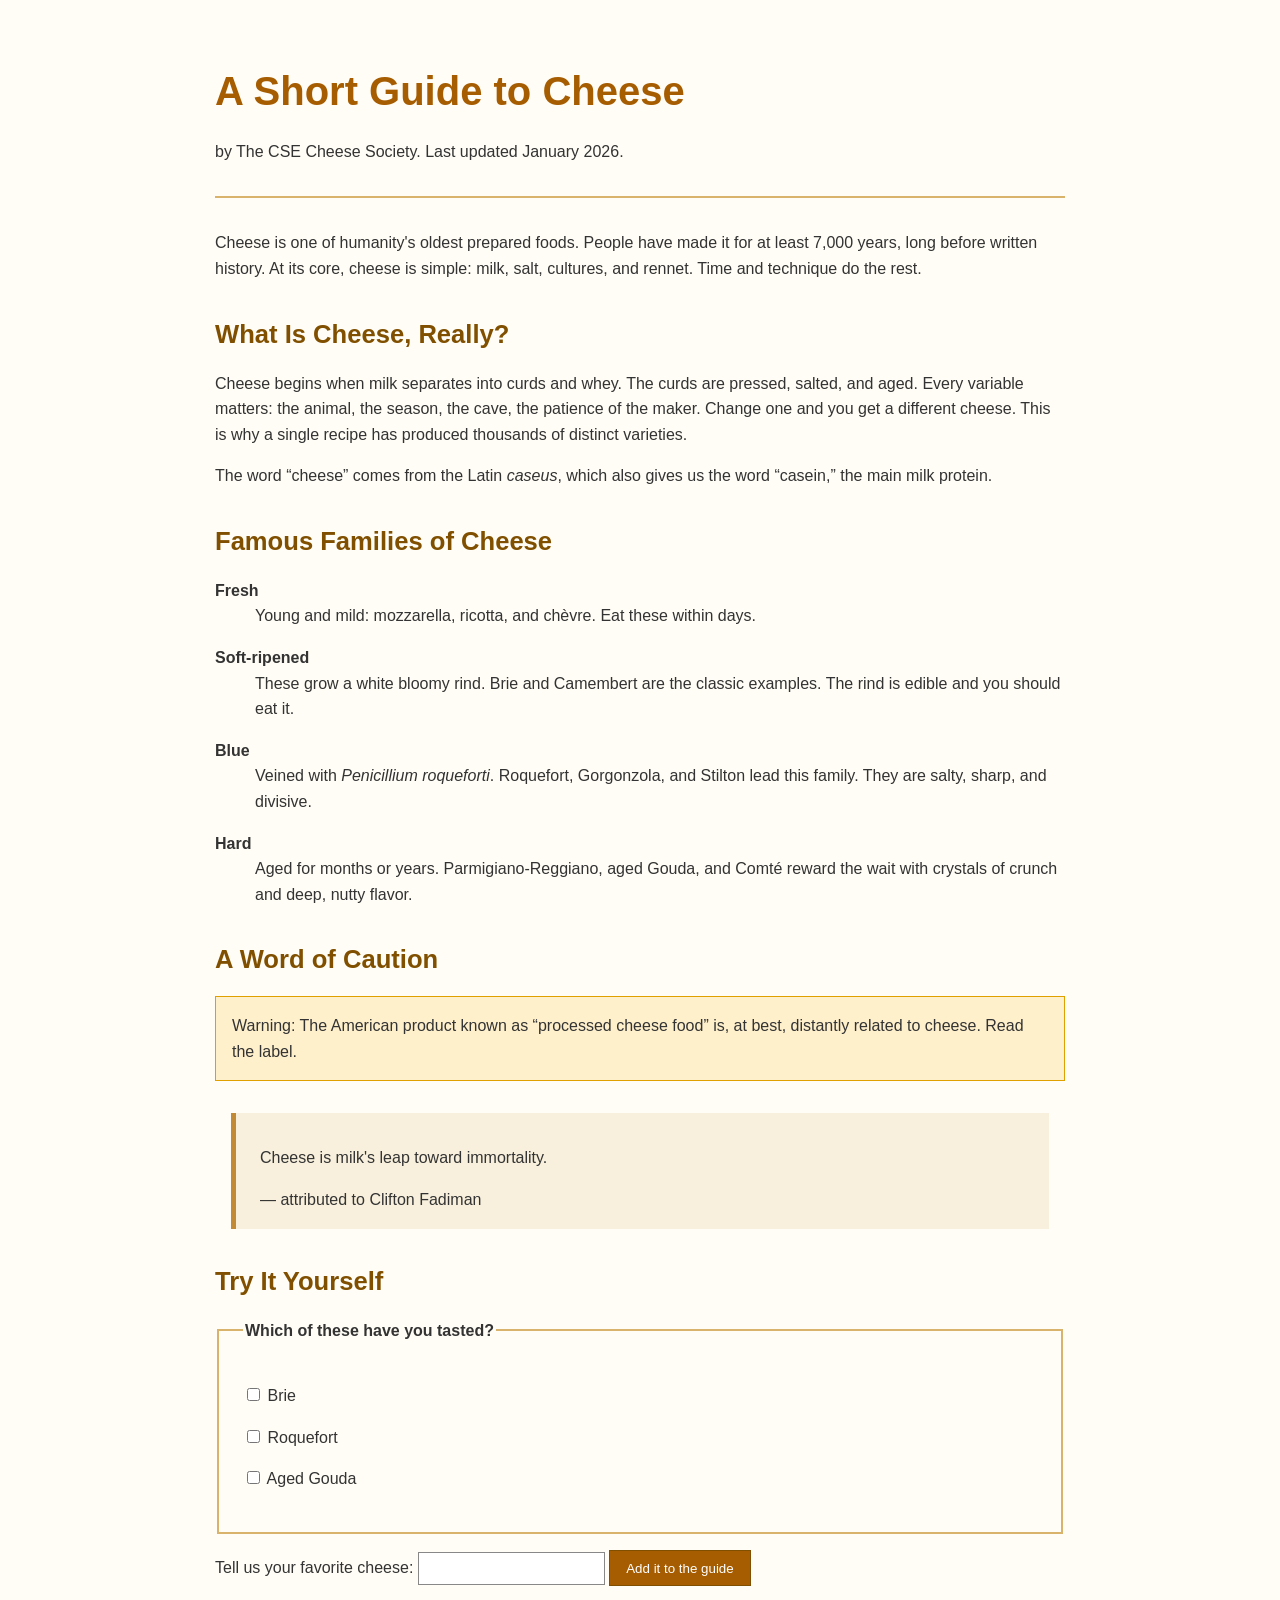
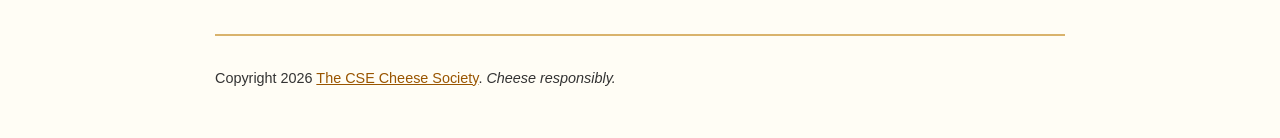
<file: part1/cheese.html>
<!DOCTYPE html>
<html lang="en">
<head>
  <meta charset="UTF-8">
  <meta name="viewport" content="width=device-width, initial-scale=1">
  <title>A Short Guide to Cheese</title>
  <link rel="stylesheet" href="cheese.css">
</head>
<body>
  <header>
    <h1>A Short Guide to Cheese</h1>
    <p>by The CSE Cheese Society. Last updated <time datetime="2026-01">January 2026</time>.</p>
  </header>

  <main>
    <article>
      <p>Cheese is one of humanity's oldest prepared foods. People have made
      it for at least 7,000 years, long before written history. At its core,
      cheese is simple: milk, salt, cultures, and rennet. Time and technique
      do the rest.</p>

      <section>
        <h2>What Is Cheese, Really?</h2>
        <p>Cheese begins when milk separates into curds and whey. The curds
        are pressed, salted, and aged. Every variable matters: the animal,
        the season, the cave, the patience of the maker. Change one and you
        get a different cheese. This is why a single recipe has produced
        thousands of distinct varieties.</p>
        <p>The word <q>cheese</q> comes from the Latin
        <span class="latin" lang="la">caseus</span>, which also gives us the word
        <q>casein,</q> the main milk protein.</p>
      </section>

      <section>
        <h2>Famous Families of Cheese</h2>

        <dl>
          <dt>Fresh</dt>
          <dd>Young and mild: mozzarella, ricotta, and
          <span lang="fr">chèvre</span>. Eat these within days.</dd>

          <dt>Soft-ripened</dt>
          <dd>These grow a white bloomy rind. Brie and Camembert are the
          classic examples. The rind is edible and you should eat it.</dd>

          <dt>Blue</dt>
          <dd>Veined with <span class="latin" lang="la">Penicillium
          roqueforti</span>. Roquefort, Gorgonzola, and Stilton lead this
          family. They are salty, sharp, and divisive.</dd>

          <dt>Hard</dt>
          <dd>Aged for months or years. Parmigiano-Reggiano, aged Gouda,
          and <span lang="fr">Comté</span> reward the wait with crystals
          of crunch and deep, nutty flavor.</dd>
        </dl>
      </section>

      <section>
        <h2>A Word of Caution</h2>
        <p id="warning">Warning: The American product known as
        <q>processed cheese food</q> is, at best, distantly related to
        cheese. Read the label.</p>

        <blockquote>
          <p>Cheese is milk's leap toward immortality.</p>
          <footer>— attributed to Clifton Fadiman</footer>
        </blockquote>
      </section>

      <section>
        <h2>Try It Yourself</h2>
        <form>
          <fieldset>
            <legend>Which of these have you tasted?</legend>
            <p><input type="checkbox" id="c-brie" name="tasted" value="brie">
               <label for="c-brie">Brie</label></p>
            <p><input type="checkbox" id="c-roquefort" name="tasted" value="roquefort">
               <label for="c-roquefort">Roquefort</label></p>
            <p><input type="checkbox" id="c-gouda" name="tasted" value="gouda">
               <label for="c-gouda">Aged Gouda</label></p>
          </fieldset>
          <p>
            <label for="fav">Tell us your favorite cheese:</label>
            <input type="text" id="fav" name="favorite">
            <button type="submit">Add it to the guide</button>
          </p>
        </form>
      </section>
    </article>
  </main>
  <footer>
    <p>Copyright 2026 <a href="https://example.com/cheese-society">The CSE
    Cheese Society</a>. <em>Cheese responsibly.</em></p>
  </footer>
</body>
</html>
</file>
<file: style.css>
/*
Name: Jude Spradlin
Repository: https://github.com/jspradlin5/CSE134B_HW3
*/

/* CSS custom properties */
:root {
    --primary-color: #17365d;
    --secondary-color: #2874a6;
    --background-color: #f4f7fb;
    --text-color: #263238;
    --card-color: #ffffff;
    --border-color: #c9d5e2;
    --font-family: Arial, Helvetica, sans-serif;
    --page-width: 1100px;
}

/* General styling */
* {
    box-sizing: border-box;
}

body {
    font-family: var(--font-family);
    color: var(--text-color);
    background-color: var(--background-color);
    line-height: 1.6;
    margin: 0;
}

/* Header */
body > header {
    background-color: var(--primary-color);
    color: white;
    padding: 1.5rem 2rem;
}

body > header > p {
    max-width: var(--page-width);
    margin: 0 auto 1rem;
    font-size: 1.5rem;
    font-weight: bold;
}

/* Navigation layout using Flexbox */
nav ul {
    display: flex;
    flex-wrap: wrap;
    gap: 1rem;
    max-width: var(--page-width);
    margin: 0 auto;
    padding: 0;
    list-style: none;
}

nav a {
    display: inline-block;
    color: white;
    text-decoration: none;
    padding: 0.5em 0.8em;
    border-radius: 0.3rem;
}

nav a:hover {
    background-color: var(--secondary-color);
    text-decoration: underline;
}

/* Attribute selector: current navigation page */
nav a[aria-current="page"] {
    background-color: var(--secondary-color);
    font-weight: bold;
}

/* Main content */
main {
    max-width: var(--page-width);
    margin: 2rem auto;
    padding: 0 1.5rem;
    min-height: 60vh;
}

/* Heading styles */
h1 {
    font-size: 2.3rem;
    color: var(--primary-color);
    line-height: 1.3;
}

h2 {
    font-size: 1.7rem;
    color: var(--primary-color);
}

h3 {
    font-size: 1.25rem;
    color: var(--secondary-color);
}

h1, h2, h3 {
    margin-top: 1rem;
    margin-bottom: 0.75rem;
}

/* Adjacent sibling combinator:
   Adds spacing to paragraphs directly following headings */
h2 + p {
    margin-top: 0.5rem;
}

/* Child combinator:
   Styles sections directly inside main */
main > section {
    background-color: var(--card-color);
    padding: 1.5rem;
    margin-bottom: 1.5rem;
    border: 1px solid var(--border-color);
    border-radius: 0.5rem;
}

/* Descendant selector:
   Styles articles inside sections */
section article {
    background-color: var(--card-color);
    padding: 1.25rem;
    margin: 1rem 0;
    border: 1px solid var(--border-color);
    border-radius: 0.4rem;
}

/* Featured project custom element */
project-highlight {
    display: block;
    padding: 1rem;
    border: 2px solid var(--secondary-color);
    border-radius: 0.5rem;
    background-color: #edf5fc;
}

/* Paragraphs and lists */
p {
    margin-top: 0.5rem;
    margin-bottom: 1rem;
}

ul, ol {
    padding-left: 1.5rem;
}

li {
    margin-bottom: 0.4rem;
}

/* Links */
main a {
    color: var(--secondary-color);
    font-weight: bold;
}

main a:hover {
    color: var(--primary-color);
    text-decoration-thickness: 2px;
}

/* Images and media */
img, video, iframe, svg {
    max-width: 100%;
}

img {
    height: auto;
}

iframe {
    border: 1px solid var(--border-color);
    border-radius: 0.5rem;
}

canvas {
    max-width: 100%;
    border: 1px solid var(--border-color);
}

/* Forms */
form {
    margin-top: 1rem;
}

fieldset {
    border: 1px solid var(--border-color);
    border-radius: 0.4rem;
    padding: 1.5rem;
}

legend {
    font-weight: bold;
    color: var(--primary-color);
}

input, textarea, button {
    font: inherit;
}

input, textarea {
    max-width: 100%;
    padding: 0.6em;
    border: 1px solid #8294a5;
    border-radius: 0.3rem;
}

button {
    background-color: var(--secondary-color);
    color: white;
    border: none;
    border-radius: 0.3rem;
    padding: 0.6em 1em;
}

button:hover:not(:disabled) {
    background-color: var(--primary-color);
    cursor: pointer;
}

button:disabled {
    opacity: 0.6;
    cursor: not-allowed;
}

/* Visible keyboard focus */
a:focus,
input:focus,
textarea:focus,
button:focus {
    outline: 3px solid #ef9b28;
    outline-offset: 3px;
}

/* Progress indicator */
progress {
    width: 100%;
    max-width: 350px;
    height: 1.2rem;
}

/* Dialog */
dialog {
    max-width: min(90%, 450px);
    border: 2px solid var(--secondary-color);
    border-radius: 0.5rem;
    padding: 1rem;
}

/* Footer */
body > footer {
    background-color: var(--primary-color);
    color: white;
    padding: 1.5rem;
    text-align: center;
    margin-top: 2rem;
}

body > footer p {
    margin: 0;
}

/* Responsive design for phones */
@media (max-width: 600px) {
    body > header {
        padding: 1rem;
    }

    body > header > p {
        font-size: 1.3rem;
    }

    nav ul {
        flex-direction: column;
        gap: 0.25rem;
    }

    nav a {
        display: block;
        padding: 0.6em;
    }

    main {
        margin: 1rem auto;
        padding: 0 1rem;
    }

    h1 {
        font-size: 1.8rem;
    }

    h2 {
        font-size: 1.4rem;
    }

    h3 {
        font-size: 1.15rem;
    }

    main > section {
        padding: 1rem;
    }

    section article {
        padding: 0.75rem;
    }

    video, iframe {
        width: 100%;
    }
}
pre {
    overflow-x: auto;
}

/* Allow long text and links to wrap */
main {
    overflow-wrap: anywhere;
}

@media (max-width: 600px) {
    main,
    main > section,
    section article {
        min-width: 0;
    }

    nav ul {
        width: 100%;
    }
}
</file>
<file: part1/cheese.css>
/*
Name: Jude Spradlin
Repository: https://github.com/jspradlin5/CSE134B_HW3
*/
/* General page styling */
body {
    font-family: Arial, Helvetica, sans-serif;
    color: #333333;
    line-height: 1.6;

    max-width: 850px;
    margin: 0 auto;
    padding: 2rem;

    background-color: #fffdf5;
}

/* Main heading */
h1 {
    font-size: 2.5rem;
    color: #a65c00;
    margin-bottom: 0.5rem;
}

/* Section headings */
h2 {
    font-size: 1.6rem;
    color: #805000;
    margin-top: 2rem;
    margin-bottom: 1rem;
}

/* Header */
header {
    border-bottom: 2px solid #d9b36c;
    padding-bottom: 1rem;
    margin-bottom: 2rem;
}

/* Paragraph spacing */
p {
    margin-bottom: 1rem;
}

/* Latin terms */
.latin {
    font-style: italic;
}

/* Warning message */
#warning {
    background-color: #fff0cc;
    border: 1px solid #e0a100;
    padding: 1rem;
}

/* Cheese definitions */
dt {
    font-weight: bold;
    margin-top: 1rem;
}

dd {
    margin-bottom: 1rem;
}

/* Blockquote styling */
blockquote {
    border-left: 5px solid #c28a35;
    background-color: #f8f0dc;
    margin: 2rem 1rem;
    padding: 1rem 1.5rem;
}

/* Links */
a {
    color: #995500;
    text-decoration: underline;
}

/* Hover effect */
a:hover {
    color: #cc6600;
    background-color: #fff0cc;
}

/* Keyboard focus */
a:focus,
input:focus,
button:focus {
    outline: 3px solid #cc6600;
    outline-offset: 3px;
}

/* Form styling */
fieldset {
    border: 2px solid #d9b36c;
    padding: 1.5rem;
    margin-top: 1rem;
}

legend {
    font-weight: bold;
}

input[type="text"] {
    padding: 0.5rem;
    border: 1px solid #888888;
}

button {
    padding: 0.6rem 1rem;
    background-color: #a65c00;
    color: white;
    border: 1px solid #805000;
    cursor: pointer;
}

button:hover {
    background-color: #cc7700;
}

/* Cascade demonstration: first rule */
section {
    margin-bottom: 1rem;
}

/*
Cascade demonstration:
Both rules use the same selector and set margin-bottom.
The later rule wins because it appears afterward
and both rules have equal specificity.
*/
section {
    margin-bottom: 2rem;
}

/* Footer */
body > footer {
    border-top: 2px solid #d9b36c;
    margin-top: 3rem;
    padding-top: 1rem;
    font-size: 0.9rem;
}

/* Responsive layout */
@media (max-width: 600px) {
    body {
        padding: 1rem;
    }

    h1 {
        font-size: 2rem;
    }

    h2 {
        font-size: 1.4rem;
    }

    input[type="text"] {
        max-width: 100%;
        box-sizing: border-box;
    }
}
</file>
